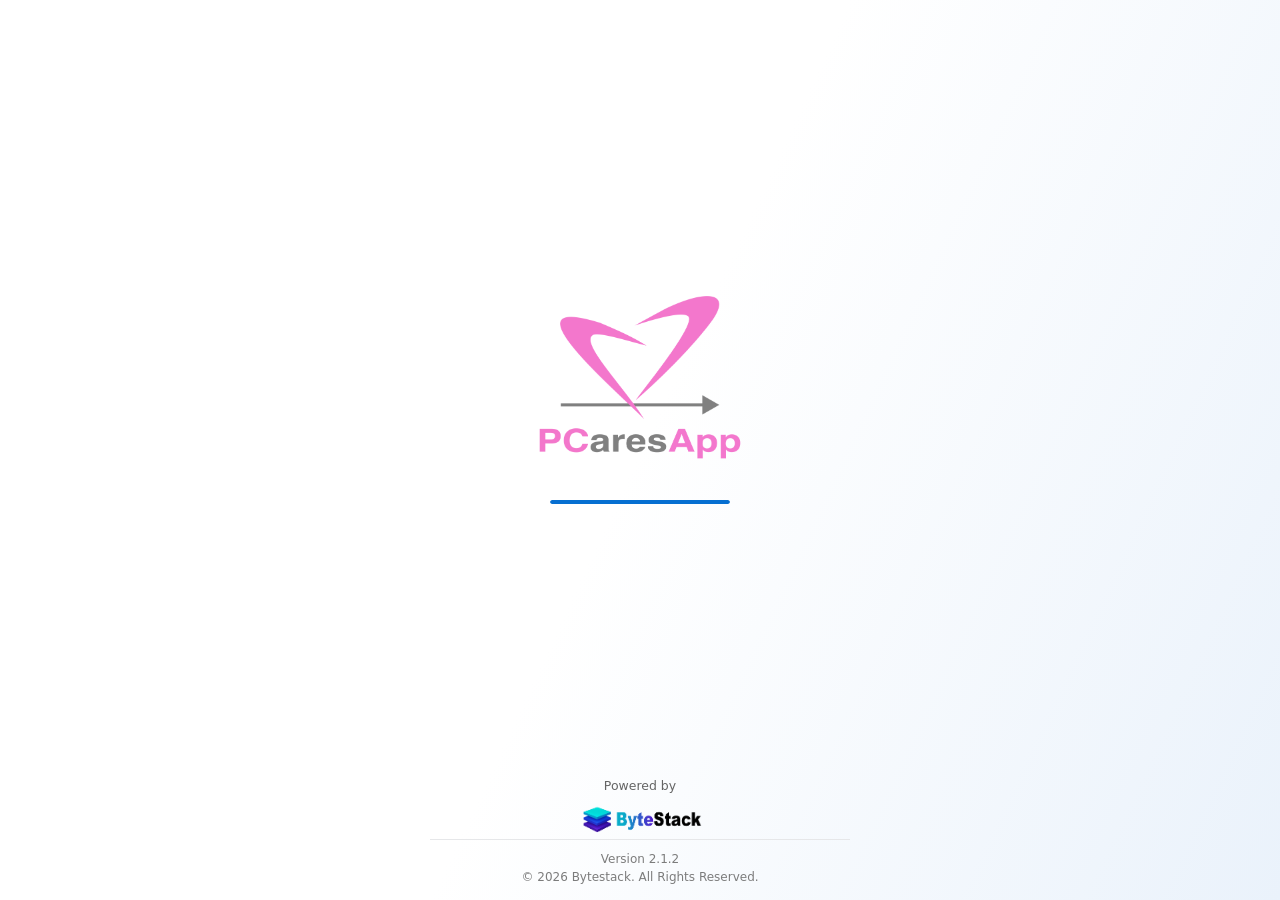
<file: index.html>
<!doctype html>
<html lang="en">
<head>
  <meta charset="utf-8">
  <meta name="viewport" content="width=device-width, initial-scale=1, viewport-fit=cover">
  <title>PCaresApp</title>
  <meta name="theme-color" content="#FFFFFF">
  <link rel="icon" href="/favicon.png?v=2" type="image/png">
  <link rel="stylesheet" href="/css/global.css">
  <style>
    #splashOverlay {
      position: fixed; inset: 0; z-index: 9999; overflow: hidden;
      display: flex; flex-direction: column; align-items: center; justify-content: center;
      padding: 0 1.5rem 110px;
      background: linear-gradient(115deg, #ffffff 50%, #eaf2fb 100%);
      transition: opacity .4s ease;
    }
    #splashOverlay.hide { opacity: 0; pointer-events: none; }

    .sp-logo { display: block; width: 220px; max-width: 70vw; height: auto; }

    .sp-bar {
      margin-top: 2rem; width: 180px; height: 4px; border-radius: 2px;
      background: #dfe6ee; overflow: hidden; position: relative;
    }
    .sp-bar::after {
      content: ""; position: absolute; top: 0; bottom: 0; left: 0; width: 0; border-radius: 2px;
      background: #066fd1;
    }
    #splashOverlay.run .sp-bar::after { animation: spFill var(--splash-ms, 5000ms) linear forwards; }
    @keyframes spFill { 0% { width: 0; } 20% { width: 18%; } 55% { width: 62%; } 80% { width: 86%; } 100% { width: 100%; } }

    .sp-powered {
      position: absolute; left: 0; right: 0; bottom: 64px;
      display: flex; flex-direction: column; align-items: center; gap: 6px;
      font-size: .78rem; color: #646464;
    }
    .sp-powered img { height: 34px; width: auto; display: block; }

    .sp-version {
      position: absolute; left: 0; width: 100%; bottom: calc(14px + env(safe-area-inset-bottom, 0px));
      text-align: center; font-size: .75rem; line-height: 1.5; color: #7c7c7c;
      border-top: 1px solid #e6e7e9; padding-top: 10px; max-width: 420px; left: 50%; transform: translateX(-50%);
    }
  </style>
</head>
<body class="splash-body public">
  <div id="splashOverlay" aria-busy="true">
    <img id="splashLogo" class="sp-logo" src="/image/logo.png" alt="PhilHealth">

    <div class="sp-bar" role="status" aria-label="Loading"></div>

    <div class="sp-powered">
      <span>Powered by</span>
      <img src="/image/bytestack.png" alt="Bytestack">
    </div>

    <div class="sp-version">
      <div id="splashVersion"></div>
      <div>&copy; <span id="splashYear">2026</span> Bytestack. All Rights Reserved.</div>
    </div>
  </div>

  <script src="/js/vendor/supabase.min.js"></script>
  <script src="/js/config.js"></script>
  <script src="/js/api.js"></script>
  <script src="/js/splash.js"></script>
</body>
</html>
</file>
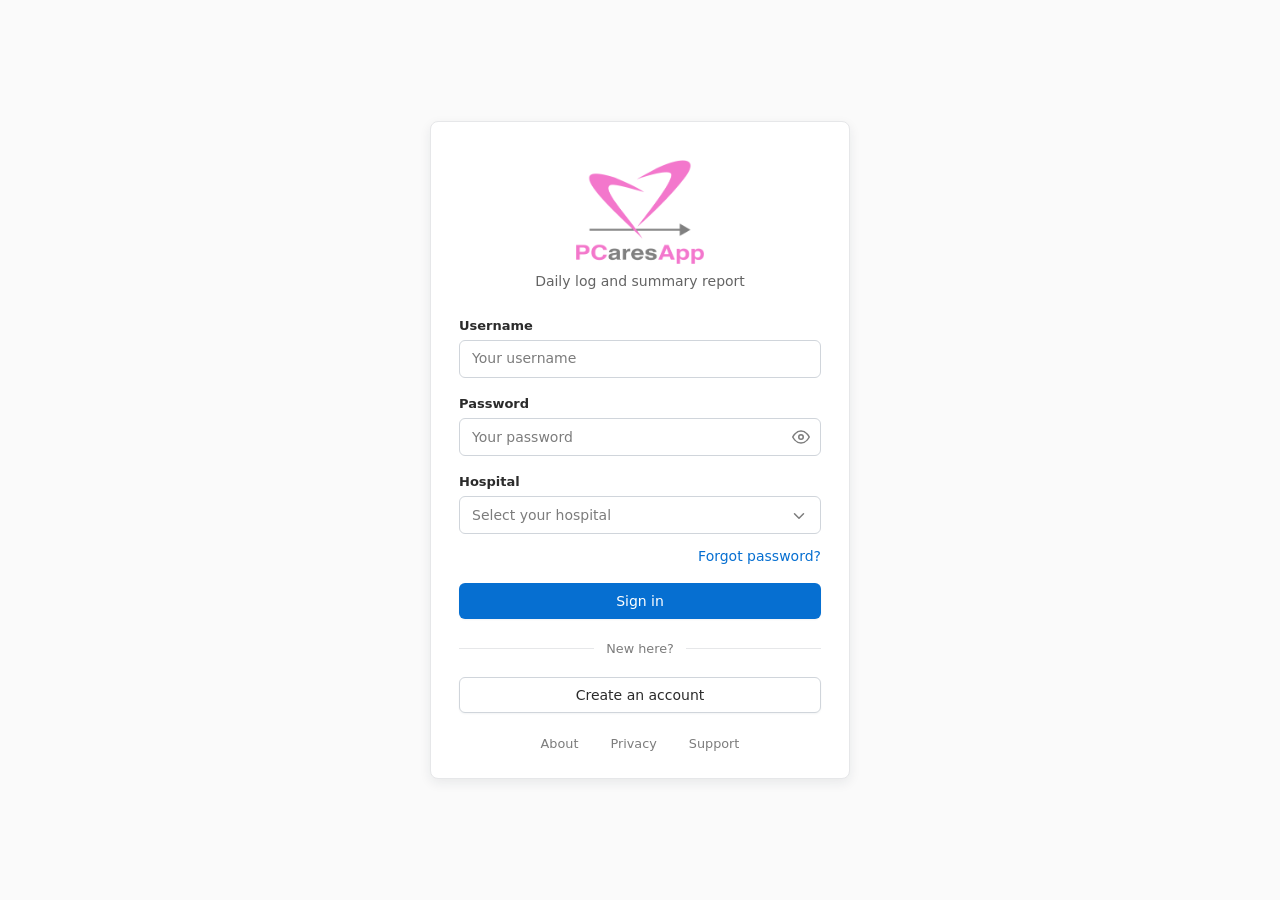
<file: public/admin.html>
<!doctype html>
<html lang="en">
<head>
  <meta charset="utf-8">
  <meta name="viewport" content="width=device-width, initial-scale=1, viewport-fit=cover">
  <title>PCares App · Admin</title>
  <meta name="theme-color" content="#3B8526">
  <link rel="icon" href="/favicon.png?v=2" type="image/png">
  <link rel="stylesheet" href="/css/global.css">
  <script src="/js/theme.js"></script>
</head>
<body data-page="admin" data-title="Admin">
  <main id="page">
    <div class="skeleton" style="height:140px"></div>
  </main>

  <script src="/js/vendor/supabase.min.js"></script>
  <script src="/js/config.js"></script>
  <script src="/js/logic.js"></script>
  <script src="/js/api.js"></script>
  <script src="/js/ui.js"></script>
  <script src="/js/shell.js"></script>
  <script src="/js/admin.js"></script>
</body>
</html>
</file>
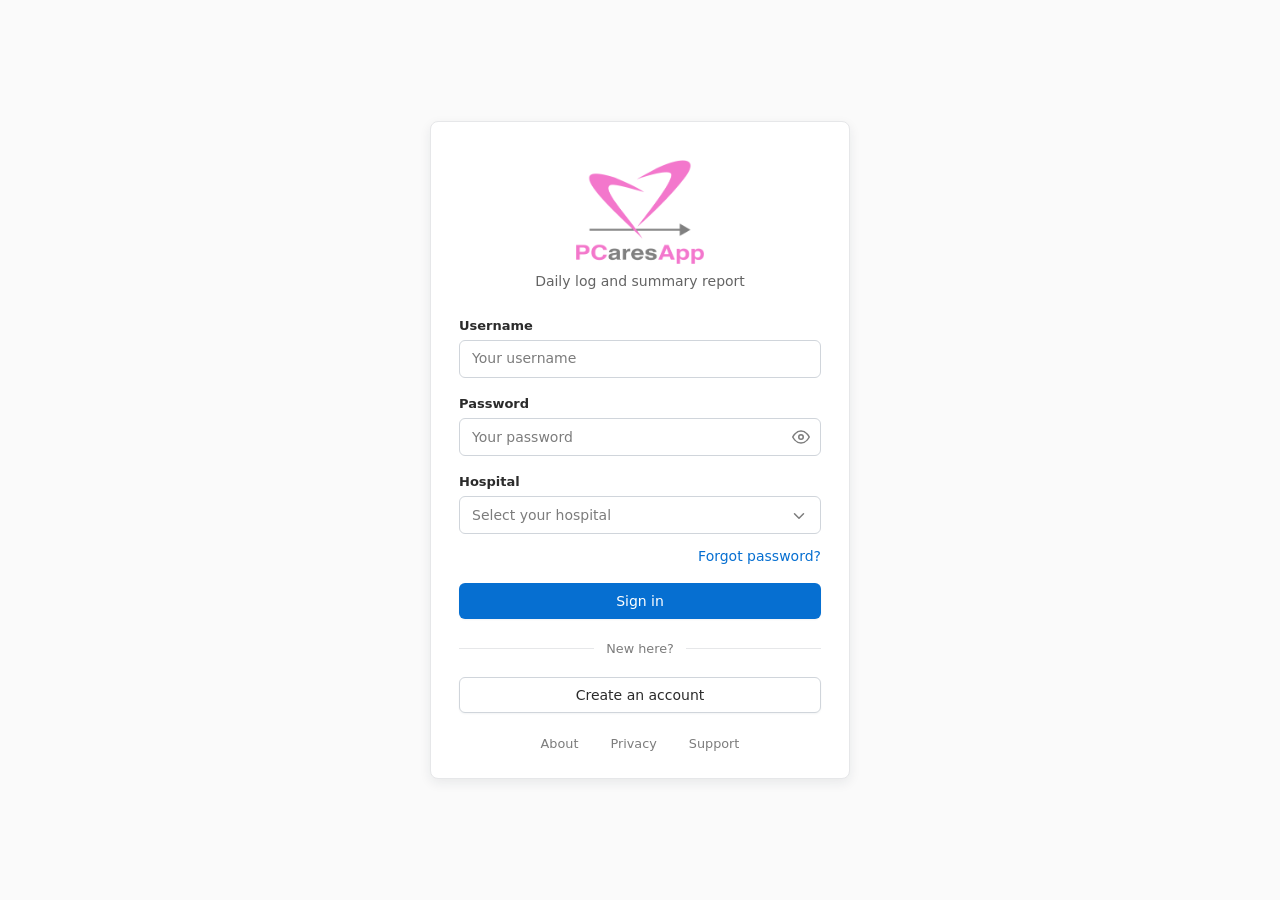
<file: public/dashboard.html>
<!doctype html>
<html lang="en">
<head>
  <meta charset="utf-8">
  <meta name="viewport" content="width=device-width, initial-scale=1, viewport-fit=cover">
  <title>PCares App · Dashboard</title>
  <meta name="theme-color" content="#3B8526">
  <link rel="icon" href="/favicon.png?v=2" type="image/png">
  <link rel="stylesheet" href="/css/global.css">
  <script src="/js/theme.js"></script>
</head>
<body data-page="dashboard" data-title="Dashboard">
  <main id="page">
    <div class="skeleton" style="height:150px"></div>
  </main>

  <script src="/js/vendor/supabase.min.js"></script>
  <script src="/js/config.js"></script>
  <script src="/js/logic.js"></script>
  <script src="/js/api.js"></script>
  <script src="/js/ui.js"></script>
  <script src="/js/shell.js"></script>
  <script src="/js/dashboard.js"></script>
</body>
</html>
</file>
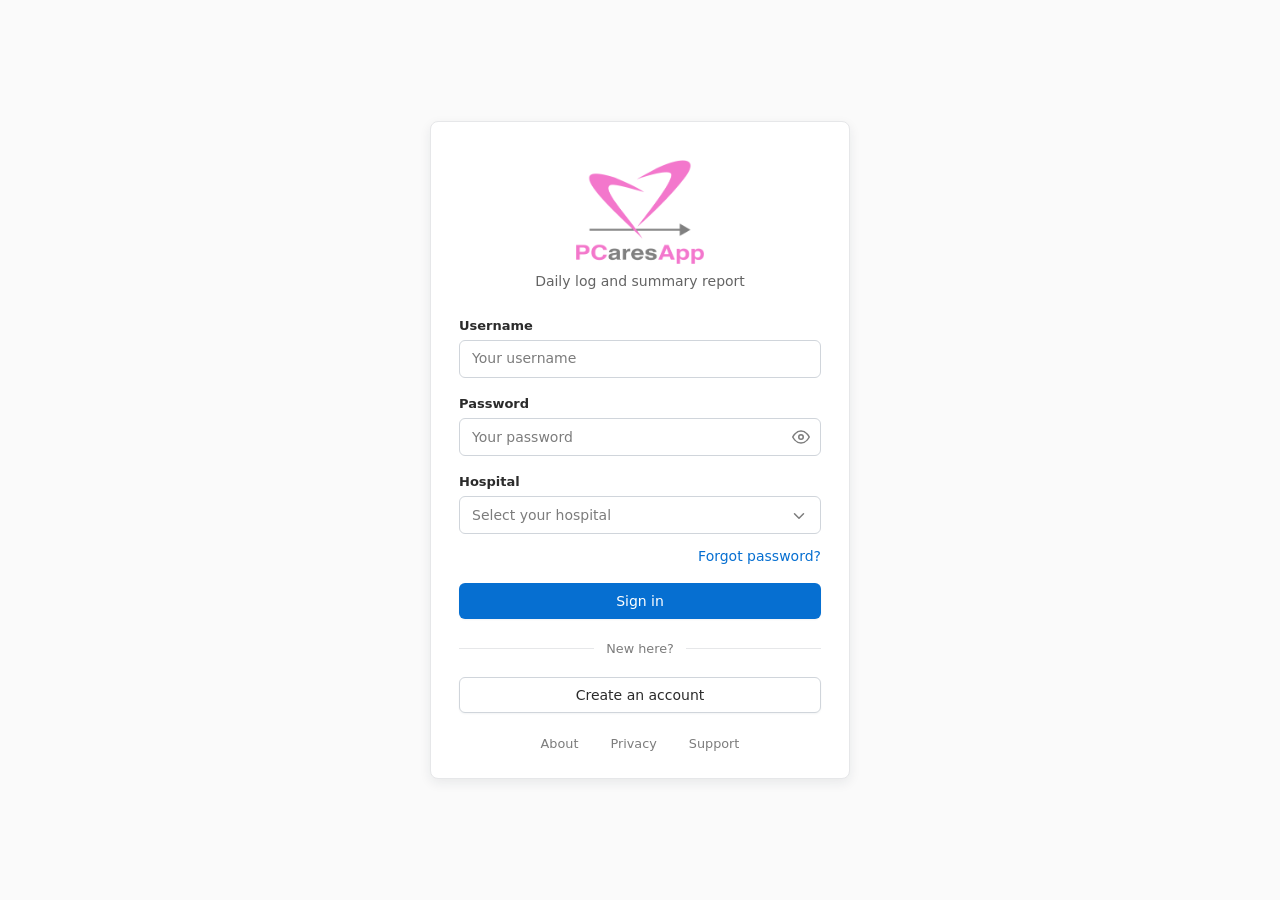
<file: public/help.html>
<!doctype html>
<html lang="en">
<head>
  <meta charset="utf-8">
  <meta name="viewport" content="width=device-width, initial-scale=1, viewport-fit=cover">
  <title>PCares App · Help and support</title>
  <meta name="theme-color" content="#3B8526">
  <link rel="icon" href="/favicon.png?v=2" type="image/png">
  <link rel="stylesheet" href="/css/global.css">
  <script src="/js/theme.js"></script>
</head>
<body data-page="help" data-title="Help and support">
  <main id="page">
    <div class="skeleton" style="height:140px"></div>
  </main>

  <script src="/js/vendor/supabase.min.js"></script>
  <script src="/js/config.js"></script>
  <script src="/js/logic.js"></script>
  <script src="/js/api.js"></script>
  <script src="/js/ui.js"></script>
  <script src="/js/shell.js"></script>
  <script src="/js/help.js"></script>
</body>
</html>
</file>
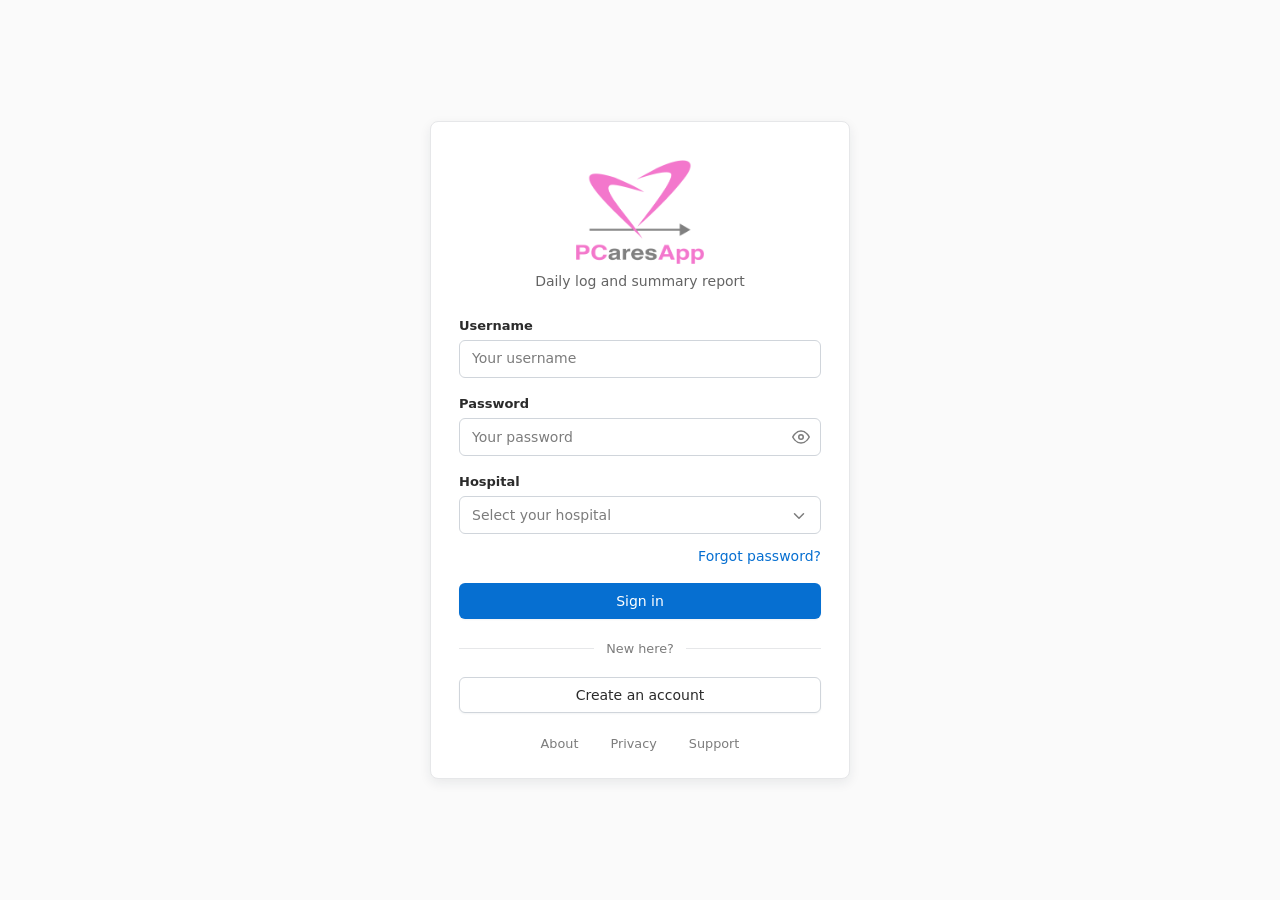
<file: public/login.html>
<!doctype html>
<html lang="en">
<head>
  <meta charset="utf-8">
  <meta name="viewport" content="width=device-width, initial-scale=1, viewport-fit=cover">
  <title>PCares App · Sign in</title>
  <meta name="theme-color" content="#3B8526">
  <link rel="icon" href="/favicon.png?v=2" type="image/png">
  <link rel="stylesheet" href="/css/global.css">
  <script src="/js/theme.js"></script>
</head>
<body class="public">
  <main class="auth-page">
    <div class="auth-card login">
      <div class="auth-brand" id="authBrand">
        <img src="/image/logo.png" alt="" id="brandLogo">
        <p id="brandTag"></p>
      </div>

      <!-- Sign in -->
      <section id="panelLogin">
        <div id="loginAlert" class="alert" hidden></div>
        <form id="loginForm" novalidate>
          <div class="field">
            <label class="label" for="username">Username</label>
            <input class="input" id="username" name="username" autocomplete="username" autocapitalize="none" spellcheck="false" placeholder="Your username" required>
          </div>
          <div class="field">
            <label class="label" for="password">Password</label>
            <div class="input-wrap">
              <input class="input" id="password" name="password" type="password" autocomplete="current-password" placeholder="Your password" required>
              <button type="button" class="toggle-btn" data-pw-toggle="password" aria-label="Show password"></button>
            </div>
          </div>
          <div class="field">
            <span class="label" id="hospLabel">Hospital</span>
            <button type="button" class="select-btn" id="hospitalBtn" aria-labelledby="hospLabel" aria-haspopup="dialog">
              <span class="sel-text">Select your hospital</span><span id="hospChevron"></span>
            </button>
          </div>
          <div class="row" style="justify-content:flex-end;margin:-.25rem 0 1rem">
            <button type="button" class="link-btn" id="forgotLink">Forgot password?</button>
          </div>
          <button class="btn btn-primary btn-block" id="loginBtn" type="submit">Sign in</button>
        </form>
        <div class="divider">New here?</div>
        <a class="btn btn-ghost btn-block" href="/public/signup.html">Create an account</a>
        <div class="auth-links">
          <button type="button" id="aboutLink">About</button>
          <button type="button" id="privacyLink">Privacy</button>
          <button type="button" id="supportLink">Support</button>
        </div>
      </section>

      <!-- Forgot password -->
      <section id="panelForgot" hidden>
        <h2 style="font-size:1.2rem;margin-bottom:1.5rem">Reset your password</h2>
        <p class="muted">Enter the email address on your account and we will send you a reset link.</p>
        <div id="forgotAlert" class="alert" hidden></div>
        <form id="forgotForm" novalidate>
          <div class="field" style="margin-top:1rem">
            <label class="label" for="forgotEmail">Email address</label>
            <input class="input" id="forgotEmail" type="email" autocomplete="email" placeholder="you@example.com" required>
          </div>
          <div class="btn-row">
            <button type="button" class="btn btn-muted" id="backToLogin">Back</button>
            <button class="btn btn-primary" id="forgotBtn" type="submit">Send reset link</button>
          </div>
        </form>
      </section>
    </div>
  </main>

  <script src="/js/vendor/supabase.min.js"></script>
  <script src="/js/config.js"></script>
  <script src="/js/logic.js"></script>
  <script src="/js/api.js"></script>
  <script src="/js/ui.js"></script>
  <script src="/js/login.js"></script>
</body>
</html>
</file>
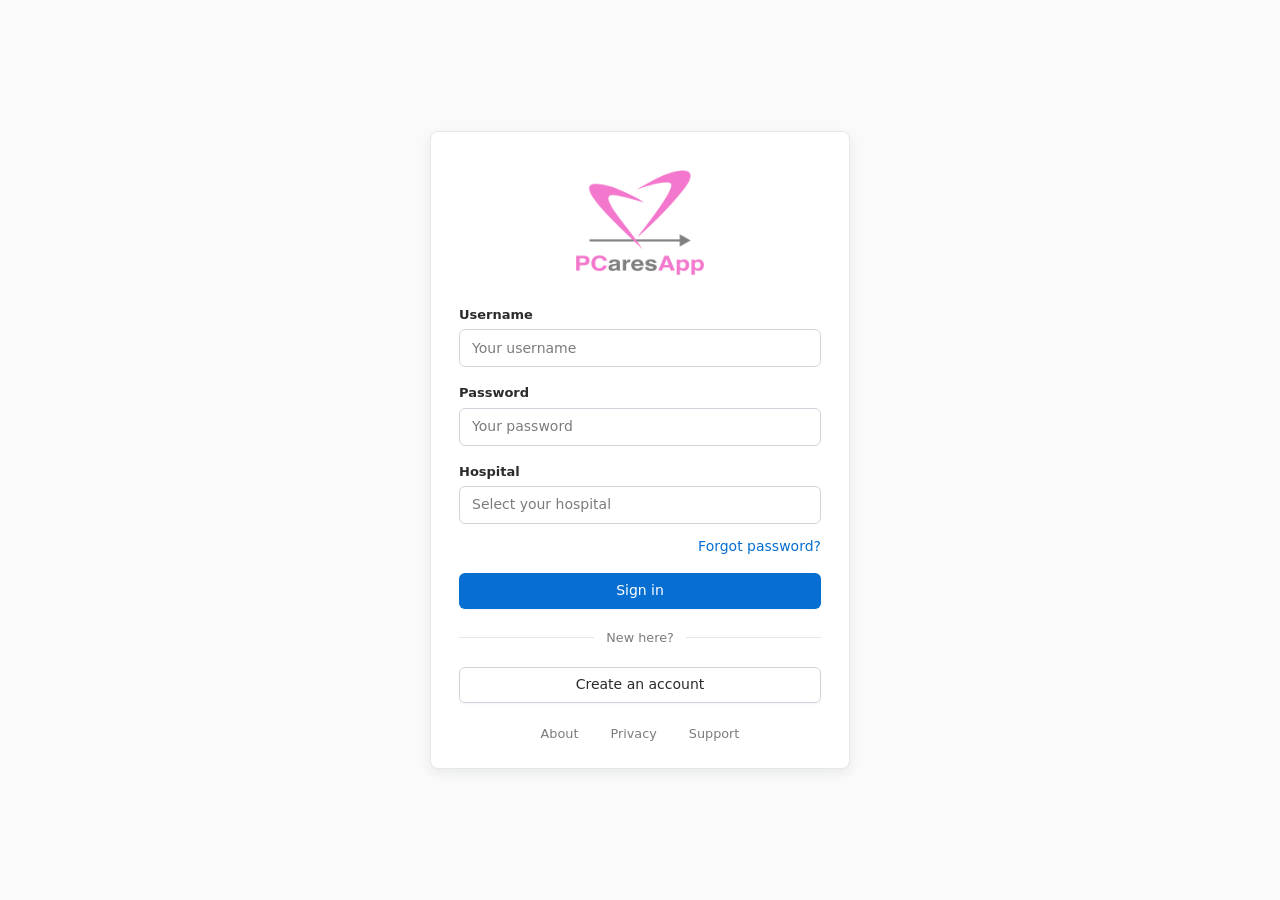
<file: public/logsheet.html>
<!doctype html>
<html lang="en">
<head>
  <meta charset="utf-8">
  <meta name="viewport" content="width=device-width, initial-scale=1, viewport-fit=cover">
  <title>PCares App · Logsheet</title>
  <meta name="theme-color" content="#3B8526">
  <link rel="icon" href="/favicon.png?v=2" type="image/png">
  <link rel="stylesheet" href="/css/global.css">
  <script src="/js/theme.js"></script>
</head>
<body data-page="logsheet" data-title="Log Sheet">
  <main id="page">
    <div class="skeleton" style="height:140px"></div>
  </main>

  <script src="/js/vendor/supabase.min.js"></script>
  <script src="/js/vendor/pdf-lib.min.js"></script>
  <script src="/js/vendor/fontkit.umd.min.js"></script>
  <script src="/js/config.js"></script>
  <script src="/js/logic.js"></script>
  <script src="/js/api.js"></script>
  <script src="/js/ui.js"></script>
  <script src="/js/shell.js"></script>
  <script src="/js/logsheet-pdf.js"></script>
  <script src="/js/logsheet.js"></script>
</body>
</html>
</file>
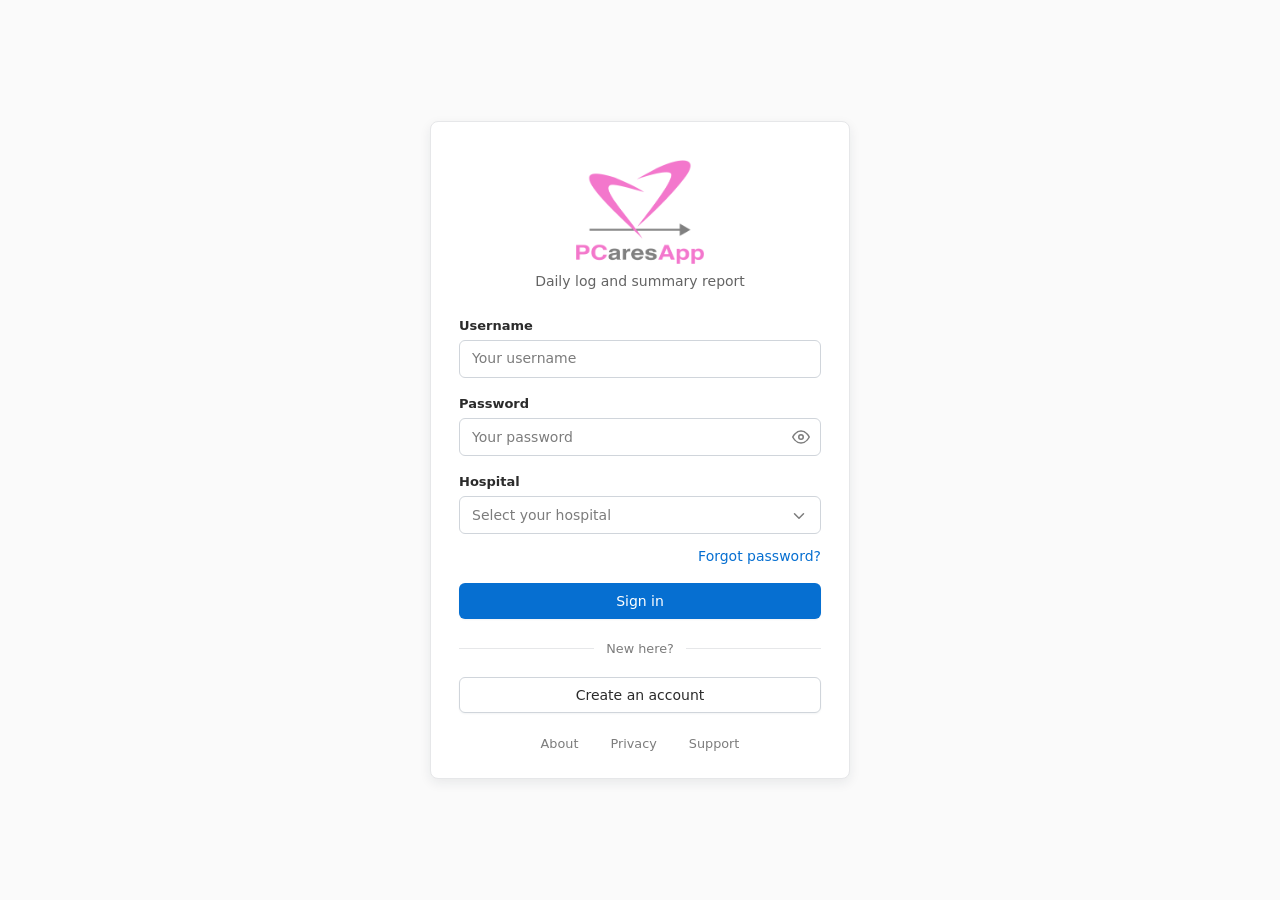
<file: public/monthly.html>
<!doctype html>
<html lang="en">
<head>
  <meta charset="utf-8">
  <meta name="viewport" content="width=device-width, initial-scale=1, viewport-fit=cover">
  <title>PCares App · Monthly Log Sheet</title>
  <meta name="theme-color" content="#3B8526">
  <link rel="icon" href="/favicon.png?v=2" type="image/png">
  <link rel="stylesheet" href="/css/global.css">
  <script src="/js/theme.js"></script>
</head>
<body data-page="monthly" data-title="Monthly Log Sheet">
  <main id="page">
    <div class="skeleton" style="height:140px"></div>
  </main>

  <script src="/js/vendor/supabase.min.js"></script>
  <script src="/js/vendor/pdf-lib.min.js"></script>
  <script src="/js/vendor/exceljs.min.js"></script>
  <script src="/js/config.js"></script>
  <script src="/js/logic.js"></script>
  <script src="/js/api.js"></script>
  <script src="/js/ui.js"></script>
  <script src="/js/shell.js"></script>
  <script src="/js/reports-xlsx.js"></script>
  <script src="/js/reports.js"></script>
  <script src="/js/monthly.js"></script>
</body>
</html>
</file>
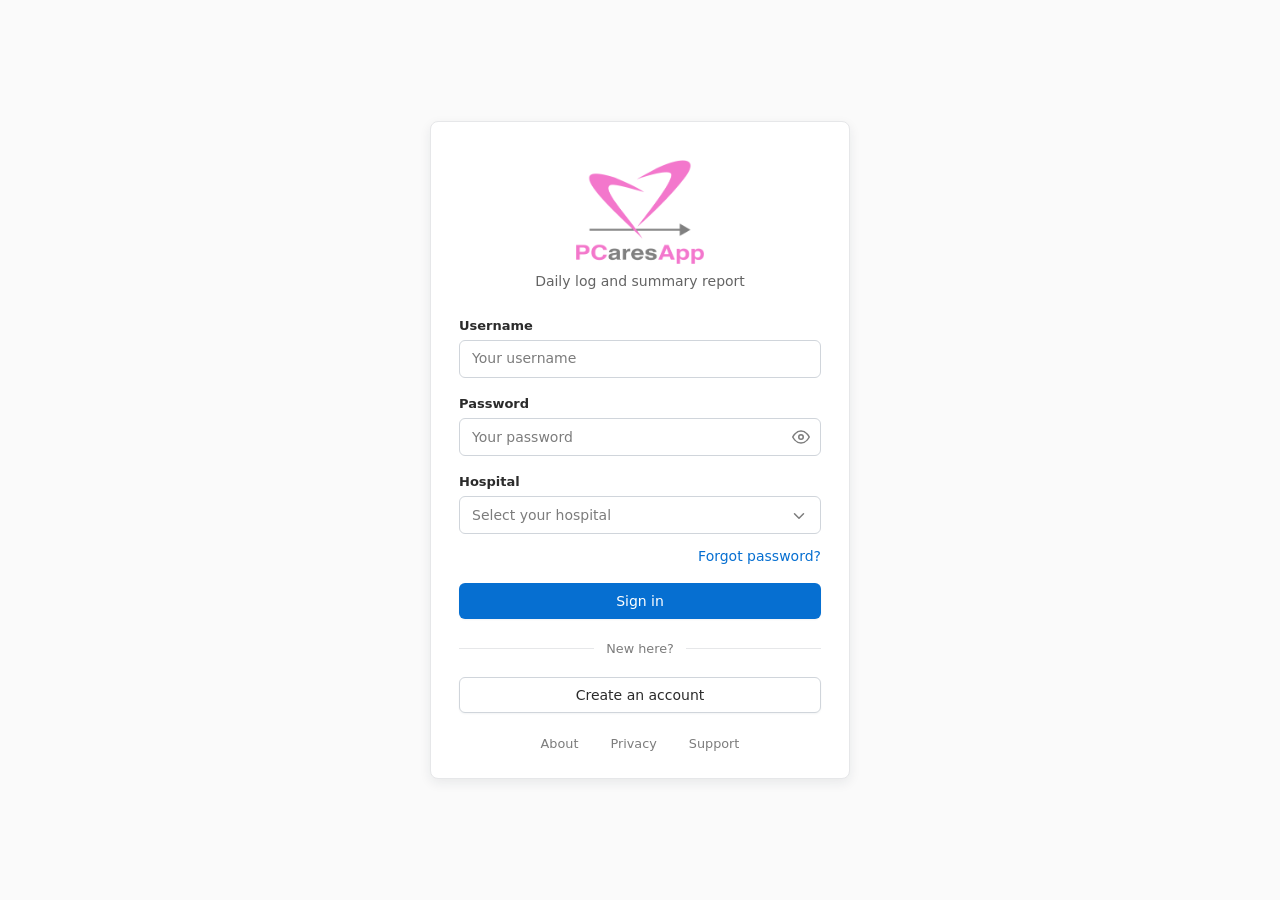
<file: public/profile.html>
<!doctype html>
<html lang="en">
<head>
  <meta charset="utf-8">
  <meta name="viewport" content="width=device-width, initial-scale=1, viewport-fit=cover">
  <title>PCares App · Profile</title>
  <meta name="theme-color" content="#3B8526">
  <link rel="icon" href="/favicon.png?v=2" type="image/png">
  <link rel="stylesheet" href="/css/global.css">
  <script src="/js/theme.js"></script>
</head>
<body data-page="profile" data-title="Profile">
  <main id="page">
    <div class="skeleton" style="height:140px"></div>
  </main>

  <script src="/js/vendor/supabase.min.js"></script>
  <script src="/js/config.js"></script>
  <script src="/js/logic.js"></script>
  <script src="/js/api.js"></script>
  <script src="/js/ui.js"></script>
  <script src="/js/shell.js"></script>
  <script src="/js/profile.js"></script>
</body>
</html>
</file>
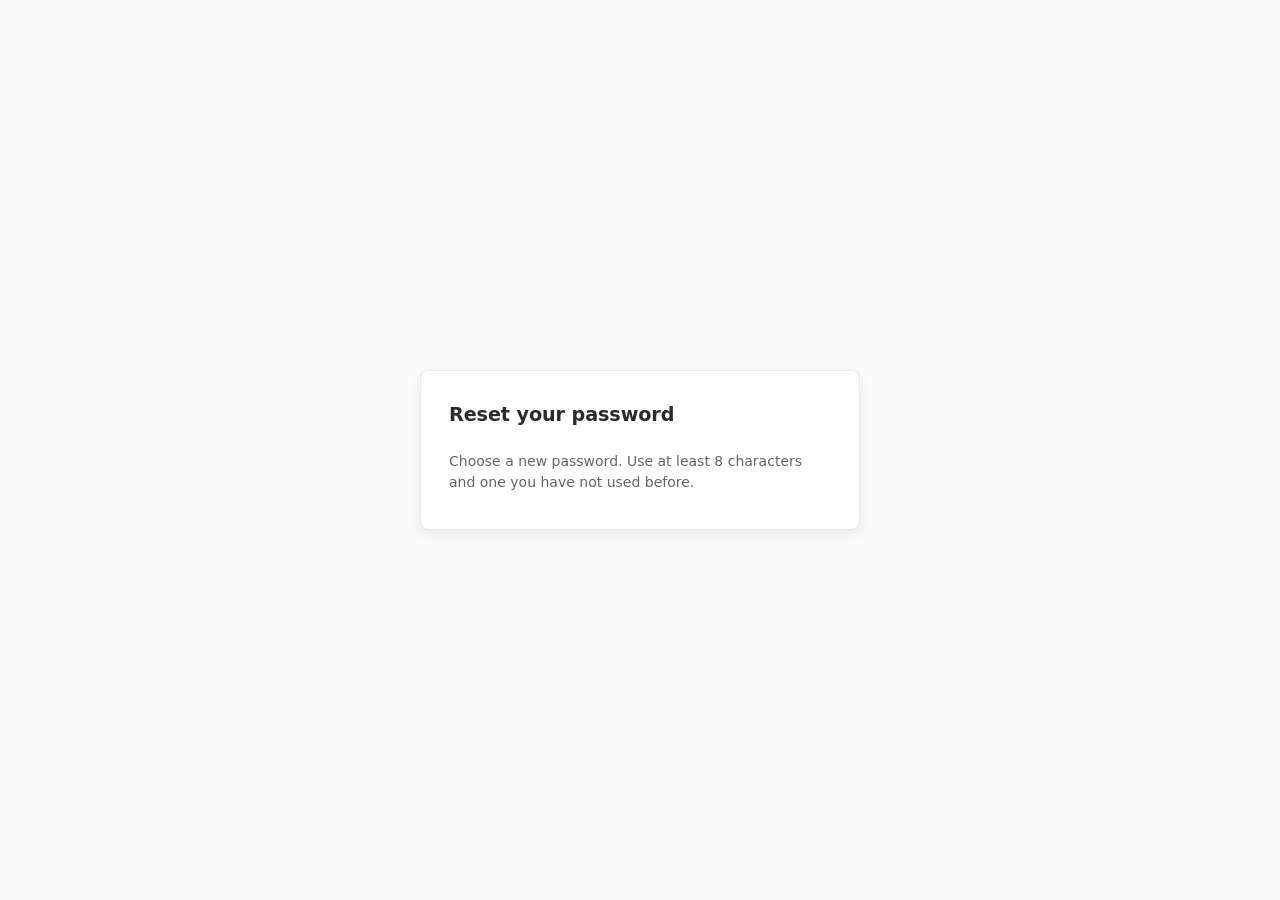
<file: public/reset-password.html>
<!doctype html>
<html lang="en">
<head>
  <meta charset="utf-8">
  <meta name="viewport" content="width=device-width, initial-scale=1, viewport-fit=cover">
  <title>PCares App · Reset password</title>
  <meta name="theme-color" content="#3B8526">
  <link rel="icon" href="/favicon.png?v=2" type="image/png">
  <link rel="stylesheet" href="/css/global.css">
  <script src="/js/theme.js"></script>
</head>
<body class="public">
  <main class="auth-page">
    <div class="auth-card">
      <h2 style="font-size:1.2rem;margin-bottom:1.5rem">Reset your password</h2>
      <p class="muted">Choose a new password. Use at least 8 characters and one you have not used before.</p>
      <div id="resetAlert" class="alert" hidden></div>
      <form id="resetForm" novalidate hidden>
        <div class="field" style="margin-top:1rem">
          <label class="label" for="newPw">New password</label>
          <div class="input-wrap">
            <input class="input" id="newPw" type="password" autocomplete="new-password" placeholder="Min. 8, with upper, lower, number" required>
            <button type="button" class="toggle-btn" data-pw-toggle="newPw" aria-label="Show password"></button>
          </div>
        </div>
        <div class="field">
          <label class="label" for="newPw2">Confirm new password</label>
          <div class="input-wrap">
            <input class="input" id="newPw2" type="password" autocomplete="new-password" placeholder="Re-enter password" required>
            <button type="button" class="toggle-btn" data-pw-toggle="newPw2" aria-label="Show password"></button>
          </div>
        </div>
        <div class="btn-row">
          <a class="btn btn-muted" href="/public/login.html">Back</a>
          <button class="btn btn-primary" id="resetBtn" type="submit">Update password</button>
        </div>
      </form>
      <a class="btn btn-ghost btn-block" id="backBtn" href="/public/login.html" style="margin-top:1rem" hidden>Back to sign in</a>
    </div>
  </main>
  <script src="/js/vendor/supabase.min.js"></script>
  <script src="/js/config.js"></script>
  <script src="/js/logic.js"></script>
  <script src="/js/api.js"></script>
  <script src="/js/ui.js"></script>
  <script src="/js/reset.js"></script>
</body>
</html>
</file>
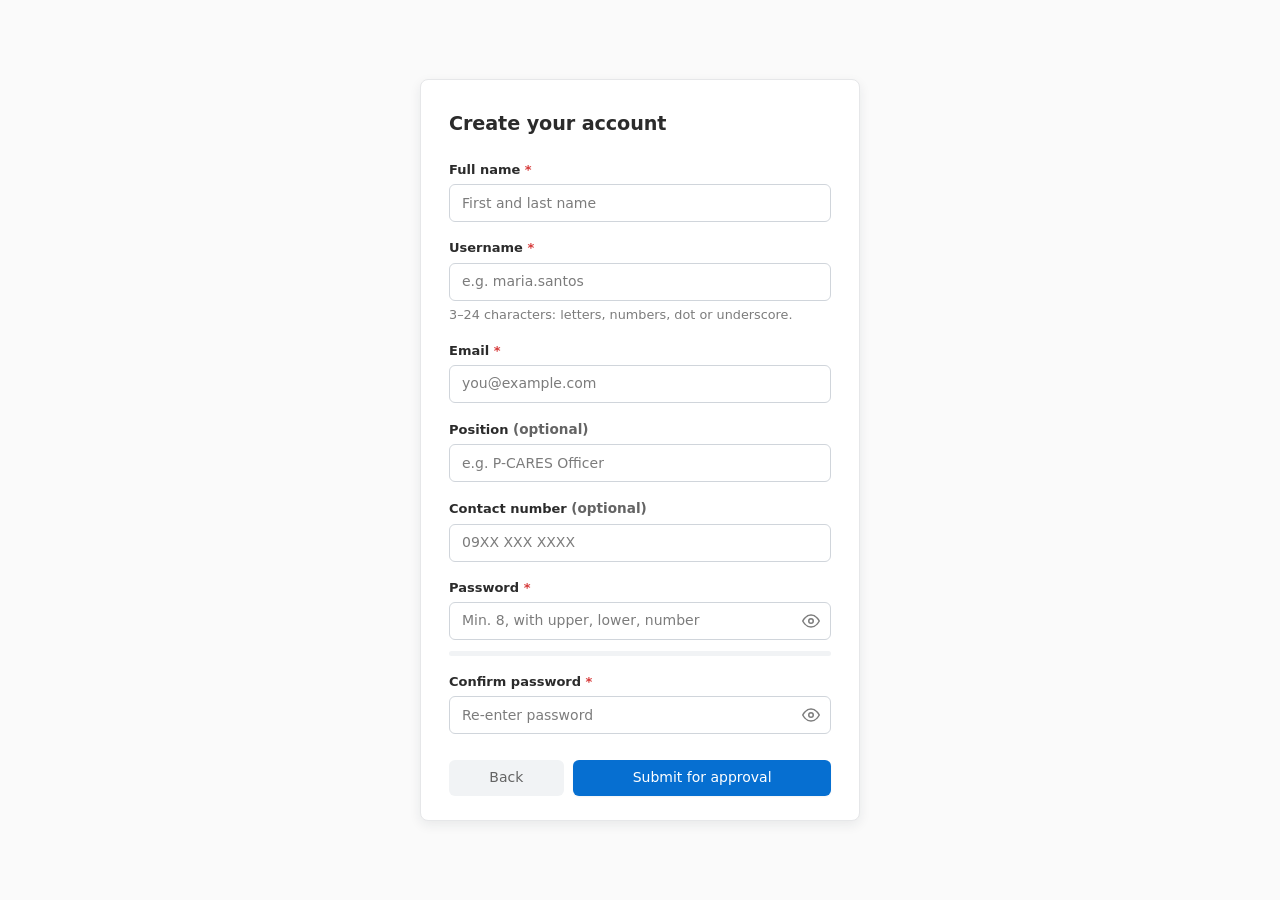
<file: public/signup.html>
<!doctype html>
<html lang="en">
<head>
  <meta charset="utf-8">
  <meta name="viewport" content="width=device-width, initial-scale=1, viewport-fit=cover">
  <title>PCares App · Create account</title>
  <meta name="theme-color" content="#3B8526">
  <link rel="icon" href="/favicon.png?v=2" type="image/png">
  <link rel="stylesheet" href="/css/global.css">
  <script src="/js/theme.js"></script>
</head>
<body class="public">
  <main class="auth-page">
    <div class="auth-card">
      <h2 style="font-size:1.2rem;margin-bottom:1.5rem">Create your account</h2>

      <section id="panelForm">
        <div id="signupAlert" class="alert" hidden></div>
        <form id="signupForm" novalidate>
            <div class="field">
              <label class="label" for="fullName">Full name <span class="req">*</span></label>
              <input class="input" id="fullName" autocomplete="name" placeholder="First and last name" required>
            </div>
            <div class="field">
              <label class="label" for="suUsername">Username <span class="req">*</span></label>
              <input class="input" id="suUsername" autocomplete="username" autocapitalize="none" spellcheck="false" placeholder="e.g. maria.santos" required>
              <span class="help" id="unameHelp">3–24 characters: letters, numbers, dot or underscore.</span>
            </div>
            <div class="field span-2">
              <label class="label" for="suEmail">Email <span class="req">*</span></label>
              <input class="input" id="suEmail" type="email" autocomplete="email" placeholder="you@example.com" required>
            </div>
            <div class="field">
              <label class="label" for="position">Position <span class="muted small">(optional)</span></label>
              <input class="input" id="position" placeholder="e.g. P-CARES Officer">
            </div>
            <div class="field">
              <label class="label" for="contactNo">Contact number <span class="muted small">(optional)</span></label>
              <input class="input" id="contactNo" type="tel" autocomplete="tel" placeholder="09XX XXX XXXX">
            </div>
            <div class="field">
              <label class="label" for="suPassword">Password <span class="req">*</span></label>
              <div class="input-wrap">
                <input class="input" id="suPassword" type="password" autocomplete="new-password" placeholder="Min. 8, with upper, lower, number" required>
                <button type="button" class="toggle-btn" data-pw-toggle="suPassword" aria-label="Show password"></button>
              </div>
              <div class="pw-meter" aria-hidden="true"><i id="pwBar"></i></div>
            </div>
            <div class="field">
              <label class="label" for="suConfirm">Confirm password <span class="req">*</span></label>
              <div class="input-wrap">
                <input class="input" id="suConfirm" type="password" autocomplete="new-password" placeholder="Re-enter password" required>
                <button type="button" class="toggle-btn" data-pw-toggle="suConfirm" aria-label="Show password"></button>
              </div>
            </div>
          <div class="btn-row">
            <a class="btn btn-muted" href="/public/login.html">Back</a>
            <button class="btn btn-primary" id="signupBtn" type="submit">Submit for approval</button>
          </div>
        </form>
      </section>

      <section id="panelDone" class="success-panel" hidden>
        <div class="tick-big" id="doneIcon"></div>
        <h2 style="font-size:1.25rem;margin-bottom:.4rem">Request submitted</h2>
        <p class="muted">Your account is waiting for administrator approval. You will be able to sign in as soon as it is approved.</p>
        <a class="btn btn-primary btn-block" href="/public/login.html">Back to sign in</a>
      </section>
    </div>
  </main>

  <script src="/js/vendor/supabase.min.js"></script>
  <script src="/js/config.js"></script>
  <script src="/js/logic.js"></script>
  <script src="/js/api.js"></script>
  <script src="/js/ui.js"></script>
  <script src="/js/signup.js"></script>
</body>
</html>
</file>
<file: css/global.css>
/* ============================================================================
   PCaresApp — global stylesheet. All appearance lives here.
   Look: Tabler-style (light gray page, white bordered cards, small corners, blue primary).
   1 Tokens · 2 Base · 3 Layout · 4 Components · 5 Log sheet · 6 Auth + splash
   8 Responsive · 9 Motion · Monthly Log Sheet
   ============================================================================ */

/* ---------- 1. Tokens ---------------------------------------------------- */
:root {
  --font: system-ui, -apple-system, 'Segoe UI', Roboto, 'Helvetica Neue', Arial, sans-serif;

  /* brand palette (PhilHealth colors are kept only for the splash and PDF) */
  --ph-green: #78BE20;  --ph-green-2: #6CC24A;  --ph-green-3: #43B02A;
  --ph-yellow: #FCE300; --ph-lime: #ECE81A;     --ph-butter: #F6EB61;
  --navy: #1F2933;  --slate: #5E6872;  --blue: #066FD1;  --teal: #00A89E;  --brand: #066FD1;

  /* surfaces (light) */
  --bg: #FAFAFA;  --surface: #FFFFFF;  --surface-2: #FAFAFA;  --surface-3: #F1F3F5;
  --border: #E6E7E9;  --border-strong: #D0D5DB;
  --text: #2B2B2B;  --text-2: #646464;  --text-3: #7C7C7C;

  /* quiet tints (kept as tokens, now neutral) */
  --tint-mint: #EEF4FB;  --tint-butter: #F5F6F8;  --tint-sky: #EAF3FC;  --tint-peach: #F5F6F8;

  /* actions */
  --primary: #066FD1;  --primary-hover: #0561B8;  --primary-soft: #E6F0FA;  --on-primary: #FFFFFF;
  --danger: #D63939;  --danger-soft: #FBE9E9;
  --warn: #8A5A00;  --warn-soft: #FEF3D6;
  --info: #066FD1;  --info-soft: #E6F0FA;
  --teal-soft: #DDF4F2;
  --green: #2FB344;  --green-soft: #E3F6E7;  --green-text: #1E7A30;

  --radius-sm: 4px;  --radius: 6px;  --radius-lg: 8px;
  --shadow-sm: 0 1px 2px rgba(24, 36, 51, .05);
  --shadow-md: 0 4px 12px rgba(24, 36, 51, .08);
  --shadow-lg: 0 16px 40px rgba(24, 36, 51, .2);

  --ease-spring: cubic-bezier(.34, 1.7, .5, 1);
  --ease-slide: cubic-bezier(.65, .05, .25, 1);

  --sidebar-w: 280px;
  --topbar-h: 56px;
  --banner-h: 0px;
}

[data-theme='dark'] {
  --navy: #2B3138;
  --bg: #1A1A1A;  --surface: #222222;  --surface-2: #1E1E1E;  --surface-3: #2C2C2C;
  --border: #343434;  --border-strong: #464646;
  --text: #E6E6E6;  --text-2: #B5B5B5;  --text-3: #8C8C8C;
  --tint-mint: #1B2A3B;  --tint-butter: #262626;  --tint-sky: #1B2A3B;  --tint-peach: #262626;
  --blue: #5AA9EE;  --brand: #2B86DC;
  --primary: #2B86DC;  --primary-hover: #4096E6;  --primary-soft: #14304D;  --on-primary: #FFFFFF;
  --danger: #F07070;  --danger-soft: #3B1F1F;
  --warn: #F7C95C;  --warn-soft: #3A3115;
  --info: #5AA9EE;  --info-soft: #14304D;
  --teal-soft: #0F3A3A;
  --green: #4CC764;  --green-soft: #173321;  --green-text: #6FD484;
  --shadow-sm: 0 1px 2px rgba(0, 0, 0, .4);
  --shadow-md: 0 6px 16px rgba(0, 0, 0, .35);
  --shadow-lg: 0 20px 48px rgba(0, 0, 0, .6);
  color-scheme: dark;
}

/* ---------- 2. Base ------------------------------------------------------ */
*, *::before, *::after { box-sizing: border-box; }
[hidden] { display: none !important; }
html { -webkit-text-size-adjust: 100%; }
body {
  margin: 0; font-family: var(--font); font-size: 14px; line-height: 1.5;
  color: var(--text); background: var(--bg);
  -webkit-font-smoothing: antialiased; -webkit-tap-highlight-color: transparent;
}
body:not(.ready):not(.public) { opacity: 0; }
body.ready { opacity: 1; transition: opacity .2s ease; }
body.modal-open { overflow: hidden; }
h1, h2, h3, h4 { margin: 0; line-height: 1.25; letter-spacing: -.005em; }
p { margin: 0 0 .75rem; }
a { color: var(--blue); }
img { max-width: 100%; }
.ico { width: 20px; height: 20px; flex: none; vertical-align: middle; }
.muted { color: var(--text-2); }
.small { font-size: .85rem; }
.large { font-size: .9rem; }
.nowrap { white-space: nowrap; }
.center { text-align: center; }
.spacer { flex: 1; }
:focus-visible { outline: 2px solid var(--primary); outline-offset: 2px; border-radius: 4px; }
::selection { background: color-mix(in srgb, var(--primary) 25%, transparent); color: inherit; }
* { scrollbar-width: thin; scrollbar-color: var(--border-strong) transparent; }
@media (prefers-reduced-motion: reduce) { *, *::before, *::after { animation: none !important; transition: none !important; } }

.fatal { max-width: 420px; margin: 18vh auto; padding: 0 1.5rem; text-align: center; }
.fatal h2 { margin-bottom: .5rem; }

/* ---------- 3. App layout ------------------------------------------------ */
.app { min-height: 100vh; padding-top: var(--banner-h); }

.sidebar {
  position: fixed; left: 0; top: var(--banner-h); bottom: 0; width: var(--sidebar-w); z-index: 40;
  display: flex; flex-direction: column; background: var(--surface); border-right: 1px solid var(--border);
}
.brand { display: flex; align-items: center; gap: .7rem; padding: 1rem 1.25rem; text-decoration: none; color: var(--text); flex: none; }
.brand-logo { width: 44px; height: 44px; object-fit: contain; border-radius: 8px; }
.brand-name { font-weight: 600; font-size: 1.1rem; letter-spacing: -.01em; }
.sidebar-nav { flex: 1; overflow-y: auto; overscroll-behavior: contain; padding: .75rem .75rem 1rem; display: flex; flex-direction: column; gap: .15rem; }
.sidebar-foot { flex: none; padding: .9rem .75rem 1rem; border-top: 1px solid var(--border); display: grid; gap: .7rem; }

.nav-link {
  display: flex; align-items: center; gap: .75rem; padding: .55rem .75rem; border-radius: var(--radius);
  color: var(--text-2); text-decoration: none; background: none; border: 0; width: 100%;
  font: inherit; font-weight: 500; cursor: pointer; text-align: left; position: relative;
  transition: background .15s, color .15s;
}
.nav-link:hover { background: var(--surface-3); color: var(--text); }
.nav-link.active { background: var(--primary-soft); color: var(--primary); }
.nav-count { margin-left: auto; min-width: 20px; padding: 0 .4rem; height: 20px; line-height: 20px; text-align: center; font-size: .72rem; font-weight: 600; border-radius: 99px; background: var(--danger); color: #fff; }

.user-chip, .menu-user { display: flex; align-items: center; gap: .7rem; min-width: 0; }
.user-meta { display: grid; min-width: 0; line-height: 1.25; }
.user-meta strong { font-size: .875rem; font-weight: 600; overflow: hidden; text-overflow: ellipsis; white-space: nowrap; }
.user-meta small { color: var(--text-3); font-size: .78rem; overflow: hidden; text-overflow: ellipsis; white-space: nowrap; }
.avatar { flex: none; width: 36px; height: 36px; border-radius: 50%; display: grid; place-items: center; font-weight: 600; font-size: .8rem; color: var(--primary); background: var(--primary-soft); }
.avatar-lg { width: 68px; height: 68px; font-size: 1.4rem; }

.main-wrap { margin-left: var(--sidebar-w); min-width: 0; min-height: calc(100vh - var(--banner-h)); display: flex; flex-direction: column; }
.topbar {
  position: sticky; top: var(--banner-h); z-index: 30; height: var(--topbar-h);
  display: flex; align-items: center; gap: .75rem; padding: 0 1.5rem;
  background: var(--surface); border-bottom: 1px solid var(--border);
}
.topbar-brand { display: none; }
.topbar-title { font-size: 1.1rem; font-weight: 600; flex: 1; min-width: 0; overflow: hidden; text-overflow: ellipsis; white-space: nowrap; }
.topbar-actions { display: flex; align-items: center; gap: .25rem; }
.menu-btn { display: none; }
.content { flex: 1; width: 100%; max-width: 1320px; margin: 0 auto; padding: 1.5rem 1.5rem 2.5rem; }

.icon-btn {
  position: relative; display: inline-grid; place-items: center; width: 36px; height: 36px; border-radius: var(--radius);
  background: none; border: 0; color: var(--text-2); cursor: pointer; transition: background .15s, color .15s;
}
.icon-btn:hover { background: var(--surface-3); color: var(--text); }
.icon-btn.danger:hover { background: var(--danger-soft); color: var(--danger); }
.badge-dot { position: absolute; top: 3px; right: 2px; min-width: 17px; height: 17px; padding: 0 4px; border-radius: 99px; background: var(--danger); color: #fff; font-size: .66rem; font-weight: 700; line-height: 13px; text-align: center; border: 2px solid var(--surface); }

.pop-anchor { position: relative; }
.pop { position: absolute; right: 0; top: calc(100% + 8px); width: 360px; max-width: calc(100vw - 24px); background: var(--surface); border: 1px solid var(--border); border-radius: var(--radius-lg); box-shadow: var(--shadow-lg); overflow: hidden; z-index: 60; animation: dropIn .16s ease; }
.pop-head { display: flex; justify-content: space-between; align-items: center; padding: .8rem 1rem; border-bottom: 1px solid var(--border); }
.notif-list { max-height: 380px; overflow-y: auto; }
.notif-item { display: flex; gap: .75rem; width: 100%; text-align: left; padding: .75rem 1rem; background: none; border: 0; border-bottom: 1px solid var(--border); cursor: pointer; font: inherit; color: inherit; }
.notif-item:last-child { border-bottom: 0; }
.notif-item:hover { background: var(--surface-2); }
.notif-item.unread { background: var(--primary-soft); }
.notif-ico { flex: none; width: 32px; height: 32px; border-radius: 50%; display: grid; place-items: center; background: var(--surface-3); color: var(--text-2); }
.notif-signup { background: var(--info-soft); color: var(--info); }
.notif-account { background: var(--green-soft); color: var(--green-text); }
.notif-text { display: grid; gap: 1px; min-width: 0; }
.notif-text small { color: var(--text-2); }
.notif-text em { font-style: normal; color: var(--text-3); font-size: .75rem; }
.empty-mini { text-align: center; padding: 2rem 1rem; color: var(--text-3); }
.empty-mini p { margin: .5rem 0 0; }

/* mobile dropdown menu (top right) */
.menu-backdrop { position: fixed; inset: 0; z-index: 70; background: rgba(20, 28, 38, .35); }
.menu-pop {
  position: fixed; z-index: 80; right: 12px; top: calc(var(--banner-h) + var(--topbar-h) - 4px);
  width: min(320px, calc(100vw - 24px)); padding: .75rem; background: var(--surface); border: 1px solid var(--border);
  border-radius: var(--radius-lg); box-shadow: var(--shadow-lg); display: grid; gap: .25rem; animation: dropIn .16s ease;
}
.menu-user { padding: .35rem .5rem .75rem; border-bottom: 1px solid var(--border); margin-bottom: .35rem; }
.menu-pop nav { display: grid; gap: .15rem; }
.nav-logout { color: var(--danger); margin-top: .35rem; border-top: 1px solid var(--border); border-radius: 0 0 var(--radius) var(--radius); }
.nav-logout:hover { background: var(--danger-soft); color: var(--danger); }
@keyframes dropIn { from { opacity: 0; transform: translateY(-6px); } to { opacity: 1; transform: none; } }

/* ---------- 4. Components ------------------------------------------------ */
.page-head { display: flex; justify-content: space-between; align-items: center; gap: 1rem; flex-wrap: wrap; margin-bottom: 1.25rem; }
.page-head .lede { margin: 0; color: var(--text-2); }
.head-actions { display: flex; gap: .5rem; flex-wrap: wrap; }

.card { background: linear-gradient(115deg, var(--surface) 50%, color-mix(in srgb, var(--primary) 7%, var(--surface)) 100%); border: 1px solid var(--border); border-radius: var(--radius); box-shadow: var(--shadow-sm); }
.card:has(> .table-wrap) { background: var(--surface); }
.card-pad { padding: 1.25rem; }
.card-head { display: flex; justify-content: space-between; align-items: center; gap: .75rem; padding: .9rem 1.25rem; border-bottom: 1px solid var(--border); }
.card-head h3 { font-size: 1rem; font-weight: 600; }
.card-body { padding: 1rem 1.25rem 1.25rem; }
.grid { display: grid; gap: 1rem; }
.grid-2 { grid-template-columns: repeat(2, minmax(0, 1fr)); }
.grid-3 { grid-template-columns: repeat(3, minmax(0, 1fr)); }
.grid-main { grid-template-columns: minmax(0, 1.4fr) minmax(0, 1fr); }
.stack-sm > * + * { margin-top: .5rem; }
.stack > * + * { margin-top: 1rem; }
.row { display: flex; align-items: center; gap: .6rem; flex-wrap: wrap; }

/* buttons */
.btn {
  display: inline-flex; align-items: center; justify-content: center; gap: .45rem; min-height: 36px; padding: 0 .95rem;
  border-radius: var(--radius); border: 1px solid transparent; font: inherit; font-weight: 500; font-size: .875rem; cursor: pointer;
  text-decoration: none; transition: background .15s, border-color .15s, color .15s, box-shadow .15s; white-space: nowrap;
}
.btn:disabled { opacity: .55; cursor: not-allowed; }
.btn-primary { background: var(--primary); color: var(--on-primary); box-shadow: var(--shadow-sm); }
.btn-primary:hover:not(:disabled) { background: var(--primary-hover); }
.btn-ghost { background: var(--surface); color: var(--text); border-color: var(--border-strong); box-shadow: var(--shadow-sm); }
.btn-ghost:hover:not(:disabled) { background: var(--surface-3); }
.btn-soft { background: var(--primary-soft); color: var(--primary); }
.btn-soft:hover:not(:disabled) { filter: brightness(.97); }
.btn-danger { background: var(--danger); color: #fff; }
.btn-danger:hover:not(:disabled) { filter: brightness(.92); }
.btn-light { background: #fff; color: var(--danger); border-color: transparent; }
.btn-sm { min-height: 30px; padding: 0 .7rem; font-size: .8125rem; border-radius: var(--radius); }
.btn-block { width: 100%; }
.link-btn { background: none; border: 0; padding: 0; color: var(--blue); font: inherit; font-weight: 500; font-size: .875rem; cursor: pointer; }
.link-btn:hover { text-decoration: underline; }
.spinner { width: 16px; height: 16px; border-radius: 50%; border: 2.5px solid currentColor; border-right-color: transparent; animation: spin .7s linear infinite; display: inline-block; }
@keyframes spin { to { transform: rotate(360deg); } }

/* forms */
.field { display: grid; gap: .3rem; margin-bottom: 1rem; }
.field > .label, .label { font-size: .8125rem; font-weight: 600; color: var(--text); }
.label .req { color: var(--danger); }
.input, select.input, textarea.input {
  width: 100%; min-height: 38px; padding: .45rem .75rem; border-radius: var(--radius); border: 1px solid var(--border-strong);
  background: var(--surface); color: var(--text); font: inherit; transition: border-color .15s, box-shadow .15s;
}
textarea.input { min-height: 84px; resize: vertical; }
.input::placeholder { color: var(--text-3); }
.input:focus { outline: none; border-color: var(--primary); box-shadow: 0 0 0 3px color-mix(in srgb, var(--primary) 20%, transparent); }
.input:disabled { background: var(--surface-3); color: var(--text-2); cursor: not-allowed; }
.input.is-invalid { border-color: var(--danger); animation: shake .42s cubic-bezier(.36, .07, .19, .97); }
.input, .select-btn { transition: border-color .35s ease, background-color .35s ease, box-shadow .35s ease; }
.input.input-error, .select-btn.input-error { border-color: var(--danger); background-color: var(--danger-soft); box-shadow: 0 0 0 3px color-mix(in srgb, var(--danger) 18%, transparent); }
/* hide the browser's own "show password" eye (Edge/Chrome); we have our own */
input::-ms-reveal, input::-ms-clear { display: none; }
.field-error { color: var(--danger); font-size: .8rem; font-weight: 600; }
.help { color: var(--text-3); font-size: .8rem; }
.input-wrap { position: relative; }
.input-wrap .input { padding-right: 2.8rem; }
.toggle-btn { position: absolute; right: 3px; top: 50%; transform: translateY(-50%); width: 34px; height: 34px; border: 0; background: none; color: var(--text-3); cursor: pointer; border-radius: var(--radius); display: grid; place-items: center; }
.toggle-btn:hover { color: var(--text); }
.form-grid { display: grid; grid-template-columns: repeat(2, minmax(0, 1fr)); gap: 0 1rem; }
.form-grid .span-2 { grid-column: 1 / -1; }
.form-grid .field { align-content: start; }
.form-section { margin: .25rem 0 1rem; padding-top: 1rem; border-top: 1px solid var(--border); }
.form-section:first-child { border-top: 0; padding-top: 0; }
.form-section > h4 { font-size: 1rem; font-weight: 600; color: var(--text); margin-bottom: .75rem; }
.form-section > .help { margin-bottom: .8rem; display: block; }

.select-btn {
  display: flex; align-items: center; justify-content: space-between; gap: .5rem; width: 100%; min-height: 38px; padding: .45rem .75rem; text-align: left;
  border-radius: var(--radius); border: 1px solid var(--border-strong); background: var(--surface); color: var(--text-3); font: inherit; cursor: pointer;
}
.select-btn.has-value { color: var(--text); }
.select-btn:hover { border-color: var(--primary); }
.select-btn .sel-text { overflow: hidden; text-overflow: ellipsis; white-space: nowrap; }

/* chips (radio / checkbox) */
.chip-group { display: flex; flex-wrap: wrap; gap: .5rem; }
.chip { position: relative; }
.chip input { position: absolute; opacity: 0; inset: 0; width: 100%; height: 100%; cursor: pointer; margin: 0; }
.chip > span { display: inline-flex; align-items: center; gap: .4rem; min-height: 36px; padding: 0 .9rem; border-radius: var(--radius); border: 1px solid var(--border-strong); background: var(--surface); font-weight: 500; font-size: .875rem; transition: all .15s; }
.chip:hover > span { border-color: var(--primary); }
.chip input:checked + span { background: var(--primary-soft); border-color: var(--primary); color: var(--primary); font-weight: 600; }
.chip input:focus-visible + span { outline: 2px solid var(--primary); outline-offset: 2px; }
.chip input:disabled + span { opacity: .45; cursor: not-allowed; }

/* toggle switch */
.switch { display: flex; align-items: center; gap: .75rem; cursor: pointer; padding: .4rem 0; position: relative; }
.switch input { position: absolute; opacity: 0; inset: 0; width: 100%; height: 100%; margin: 0; cursor: pointer; }
.switch-ui { flex: none; width: 40px; height: 22px; border-radius: 99px; background: var(--border-strong); position: relative; transition: background .25s ease; }
.switch-ui::after {
  content: ''; position: absolute; left: 3px; top: 3px; width: 16px; height: 16px; border-radius: 99px; background: #fff;
  box-shadow: 0 1px 2px rgba(0, 0, 0, .25);
  transition: transform .4s var(--ease-spring), width .2s ease;
}
.switch input:checked ~ .switch-ui { background: var(--primary); }
.switch input:checked ~ .switch-ui::after { transform: translateX(18px); }
.switch:active input:not(:disabled) ~ .switch-ui::after { width: 22px; }
.switch:active input:checked:not(:disabled) ~ .switch-ui::after { transform: translateX(14px); }
.switch input:focus-visible ~ .switch-ui { outline: 2px solid var(--primary); outline-offset: 2px; }
.switch input:disabled ~ * { opacity: .5; }

.search-box { position: relative; }
.search-box .ico { position: absolute; left: 11px; top: 50%; transform: translateY(-50%); color: var(--text-3); pointer-events: none; }
.search-box .input { padding-left: 2.4rem; }

/* badges */
.badge { display: inline-flex; align-items: center; gap: .3rem; padding: .05rem .5rem; border-radius: var(--radius-sm); font-size: .75rem; font-weight: 600; line-height: 1.6; background: var(--surface-3); color: var(--text-2); white-space: nowrap; }
.badge-green { background: var(--green-soft); color: var(--green-text); }
.badge-blue { background: var(--info-soft); color: var(--info); }
.badge-teal { background: var(--teal-soft); color: #007F77; }
[data-theme='dark'] .badge-teal { color: #54D6CD; }
.badge-red { background: var(--danger-soft); color: var(--danger); }
.badge-amber { background: var(--warn-soft); color: var(--warn); }

/* alerts */
.alert { display: flex; gap: .6rem; align-items: flex-start; padding: .7rem .9rem; border-radius: var(--radius); font-size: .875rem; margin-bottom: 1rem; }
.alert .ico { margin-top: 2px; }
.alert-error { background: var(--danger-soft); color: var(--danger); }
.alert-success { background: var(--green-soft); color: var(--green-text); }
.alert-info { background: var(--info-soft); color: var(--info); }
.alert-warn { background: var(--warn-soft); color: var(--warn); }

/* sliding pill (tabs and segmented buttons). The .pill element is added by UI.pill() */
.pill {
  position: absolute; top: 4px; bottom: 4px; left: 0; width: 0; z-index: 0; pointer-events: none;
  border-radius: var(--radius); background: var(--surface); box-shadow: var(--shadow-sm);
  transition: left .5s var(--ease-slide), width .5s var(--ease-slide);
}
.tabs {
  position: relative; display: flex; gap: 2px; padding: 4px; width: fit-content; max-width: 100%;
  background: var(--surface-3); border-radius: var(--radius-lg); overflow-x: auto; margin-bottom: 1rem; scrollbar-width: none;
}
.tabs::-webkit-scrollbar { display: none; }
.tab { position: relative; z-index: 1; padding: .45rem .9rem; background: none; border: 0; border-radius: var(--radius); font: inherit; font-weight: 500; color: var(--text-2); cursor: pointer; white-space: nowrap; display: inline-flex; gap: .5rem; align-items: center; transition: color .3s ease; }
.tab:hover { color: var(--text); }
.tab.active { color: var(--primary); }
.seg { position: relative; display: inline-flex; padding: 4px; background: var(--surface-3); border-radius: var(--radius-lg); gap: 2px; }
.seg button { position: relative; z-index: 1; border: 0; background: none; padding: .4rem .9rem; border-radius: var(--radius); font: inherit; font-weight: 500; font-size: .85rem; color: var(--text-2); cursor: pointer; transition: color .3s ease; }
.seg button.active { color: var(--text); }

/* tables */
.table-wrap { overflow-x: auto; }
.card:has(> .table-wrap) { overflow: hidden; }
.tbl { width: 100%; border-collapse: separate; border-spacing: 0; font-size: .875rem; }
.tbl th { text-align: left; font-size: .6875rem; font-weight: 600; letter-spacing: .05em; text-transform: uppercase; color: var(--text-3); background: var(--surface-2); padding: .65rem .9rem; border-bottom: 1px solid var(--border); white-space: nowrap; }
.tbl td { padding: .75rem .9rem; border-bottom: 1px solid var(--border); vertical-align: middle; }
.tbl tbody tr:last-child td { border-bottom: 0; }
.tbl tbody tr:hover td { background: var(--surface-2); }
.tbl .num { text-align: center; font-variant-numeric: tabular-nums; }
.tbl .actions { text-align: right; white-space: nowrap; width: 1%; }
.tbl tbody tr.row-out td { opacity: 0; transition: opacity .2s ease; }

/* modal */
.modal-backdrop { position: fixed; inset: 0; z-index: 150; background: rgba(20, 28, 38, .5); display: flex; align-items: center; justify-content: center; padding: 1rem; opacity: 0; transition: opacity .16s; }
.modal-backdrop.in { opacity: 1; }
.modal { width: 100%; max-width: 640px; max-height: calc(100vh - 2rem); display: flex; flex-direction: column; background: var(--surface); border-radius: var(--radius-lg); box-shadow: var(--shadow-lg); transform: translateY(10px) scale(.98); transition: transform .25s var(--ease-spring); }
.modal-backdrop.in .modal { transform: none; }
.modal-sm { max-width: 440px; }
.modal-lg { max-width: 820px; }
.modal-head { display: flex; justify-content: space-between; align-items: center; padding: .85rem 1.25rem; border-bottom: 1px solid var(--border); }
.modal-head h3 { font-size: 1.05rem; font-weight: 600; }
.modal-body { padding: 1.25rem; overflow-y: auto; overscroll-behavior: contain; }
.modal-foot { display: flex; justify-content: flex-end; gap: .5rem; flex-wrap: wrap; padding: .8rem 1.25rem; border-top: 1px solid var(--border); background: var(--surface-2); border-radius: 0 0 var(--radius-lg) var(--radius-lg); }
.confirm-body { display: flex; gap: .9rem; }
.confirm-ico { flex: none; width: 44px; height: 44px; border-radius: 50%; display: grid; place-items: center; background: var(--info-soft); color: var(--info); }
.confirm-body.is-danger .confirm-ico { background: var(--danger-soft); color: var(--danger); }
.confirm-msg p:last-child { margin-bottom: 0; }
.confirm-warn { color: var(--danger); }
.pick-list { list-style: none; margin: .75rem 0 0; padding: 0; max-height: 46vh; overflow-y: auto; border: 1px solid var(--border); border-radius: var(--radius); }
.pick-item { display: flex; align-items: center; gap: .75rem; padding: .7rem 1rem; cursor: pointer; border-bottom: 1px solid var(--border); transition: background .15s; }
.pick-list li:last-child .pick-item { border-bottom: 0; }
.pick-item:hover { background: var(--surface-2); }
.pick-item input { position: absolute; opacity: 0; }
.radio-dot { flex: none; width: 18px; height: 18px; border-radius: 50%; border: 2px solid var(--border-strong); display: grid; place-items: center; transition: border-color .15s; }
.radio-dot::after { content: ''; width: 8px; height: 8px; border-radius: 50%; background: var(--primary); transform: scale(0); transition: transform .25s var(--ease-spring); }
.pick-item input:checked ~ .radio-dot { border-color: var(--primary); }
.pick-item input:checked ~ .radio-dot::after { transform: scale(1); }
.pick-item input:focus-visible ~ .radio-dot { outline: 2px solid var(--primary); outline-offset: 2px; }
.pick-item.is-selected .pick-name { font-weight: 600; }
.pick-empty { padding: 1.5rem 1rem; text-align: center; color: var(--text-3); }

/* toast */
.toast-stack { position: fixed; z-index: 300; left: 50%; top: calc(var(--banner-h) + 1rem); transform: translateX(-50%); display: grid; gap: .5rem; width: max-content; max-width: calc(100vw - 2rem); pointer-events: none; }
.toast { display: flex; gap: .6rem; align-items: center; padding: .65rem 1rem; border-radius: var(--radius); background: var(--navy); color: #fff; box-shadow: var(--shadow-lg); font-weight: 500; font-size: .875rem; opacity: 0; transform: translateY(-10px); transition: all .22s; }
.toast.in { opacity: 1; transform: none; }
.toast-success { background: #2A9D3E; }
.toast-error { background: var(--danger); color: #fff; }
.toast-warn { background: #F59F00; color: #1F1F1F; }
.toast-error.in { animation: shake .45s .12s cubic-bezier(.36, .07, .19, .97); }
[data-theme='dark'] .toast-error { color: #2A0A10; }
[data-theme='dark'] .toast-success { background: #4CC764; color: #0B2411; }

.empty { text-align: center; padding: 3rem 1.25rem; color: var(--text-2); }
.empty .ico { width: 36px; height: 36px; color: var(--text-3); margin-bottom: .5rem; }
.empty h4 { color: var(--text); margin-bottom: .25rem; font-size: 1.02rem; font-weight: 600; }
.empty p { max-width: 380px; margin: 0 auto 1rem; }
.skeleton { border-radius: var(--radius); background: linear-gradient(90deg, var(--surface-3), var(--surface-2), var(--surface-3)); background-size: 200% 100%; animation: shimmer 1.2s infinite; min-height: 18px; }
@keyframes shimmer { from { background-position: 200% 0; } to { background-position: -200% 0; } }

.kv { display: grid; grid-template-columns: 150px 1fr; gap: .7rem 1rem; margin: 0; }
.kv dt { color: var(--text-3); font-size: .85rem; font-weight: 500; }
.kv dd { margin: 0; font-weight: 500; word-break: break-word; }

/* dashboard */
.hero { display: grid; grid-template-columns: 1fr auto; gap: 1.25rem 1.5rem; align-items: center; padding: 1.25rem 1.5rem; background: color-mix(in srgb, var(--primary) 5%, var(--surface)); }
.hero h2 { font-size: 1.35rem; font-weight: 600; margin-bottom: .2rem; }
.hero p { margin: 0; color: var(--text-2); }
.hero-count { text-align: right; }
.hero-count b { display: block; font-size: 2.6rem; line-height: 1; font-weight: 600; letter-spacing: -.02em; color: var(--primary); }
.hero-count span { color: var(--text-2); font-size: .85rem; }
.hero-actions { grid-column: 1 / -1; display: flex; gap: .5rem; flex-wrap: wrap; }
.stat-strip { display: grid; grid-template-columns: repeat(5, minmax(0, 1fr)); gap: .75rem; }
.stat { padding: 1rem 1.25rem; min-height: 92px; background: linear-gradient(115deg, var(--surface) 50%, color-mix(in srgb, var(--primary) 7%, var(--surface)) 100%); border: 1px solid var(--border); border-radius: var(--radius); box-shadow: var(--shadow-sm); display: flex; flex-direction: column; justify-content: flex-start; gap: .2rem; }
.stat span { order: -1; font-size: .8125rem; color: var(--text-2); font-weight: 500; }
.stat b { font-size: 1.75rem; font-weight: 600; line-height: 1.15; font-variant-numeric: tabular-nums; }
.hbars { display: grid; gap: .8rem; }
.hbar { display: grid; grid-template-columns: 62px 1fr 28px; gap: .6rem; align-items: center; font-size: .85rem; }
.hbar b { font-weight: 600; }
.hbar-track { height: 8px; border-radius: 99px; background: var(--surface-3); overflow: hidden; }
.hbar-fill { height: 100%; border-radius: 99px; background: var(--primary); transition: width .6s var(--ease-slide); }
.hbar em { font-style: normal; text-align: right; font-variant-numeric: tabular-nums; color: var(--text-2); font-weight: 600; }
.cols { display: flex; align-items: flex-end; gap: .55rem; height: 240px; padding-top: 1rem; }
.col { flex: 1; min-width: 0; height: 100%; display: flex; flex-direction: column; justify-content: flex-end; align-items: center; gap: .3rem; font-size: .75rem; color: var(--text-2); }
.col-bar { width: 100%; max-width: 46px; border-radius: 4px 4px 2px 2px; background: color-mix(in srgb, var(--primary) 35%, var(--surface)); min-height: 4px; transition: height .6s var(--ease-slide); }
.col.today .col-bar { background: var(--primary); }
.col b { color: var(--text); font-size: .85rem; font-variant-numeric: tabular-nums; }
.col.today span { color: var(--primary); font-weight: 600; }
.recent { list-style: none; margin: 0; padding: 0; }
.recent li { display: flex; align-items: center; gap: .75rem; padding: .65rem 0; border-top: 1px solid var(--border); }
.recent li:first-child { border-top: 0; }
.recent .who { flex: 1; min-width: 0; }
.recent .who strong, .recent .who small { display: block; overflow: hidden; text-overflow: ellipsis; white-space: nowrap; }
.recent .who small { color: var(--text-3); }
.recent time { color: var(--text-3); font-size: .8rem; }

/* ---------- 5. Log sheet ------------------------------------------------- */
.ls-toolbar { display: flex; flex-wrap: wrap; align-items: center; gap: .75rem 1rem; padding: .75rem 1rem; margin-bottom: 1rem; }
.date-nav { display: flex; align-items: center; gap: .35rem; }
.date-nav .input { width: auto; min-width: 150px; font-weight: 600; }
.date-pill { display: inline-flex; align-items: center; gap: .5rem; font-weight: 600; }
.ls-toolbar { align-items: flex-end; }
.tb-field { display: grid; gap: .3rem; }
.tb-field .label { margin: 0; }
.tb-field .input { width: auto; min-width: 150px; }
.tb-dates { display: contents; }
.tb-search { flex: 1 1 220px; min-width: 180px; }
.tb-hint { flex: 1 1 100%; margin: 0; }
.ls-toolbar #fHospFilter { min-width: 320px; }
.tb-search .input { width: 100%; }
.ls-toolbar .search-box { width: 100%; }
.ls-toolbar .seg button { min-height: 32px; }
.mode-note { display: flex; gap: .7rem; align-items: center; padding: .65rem 1rem; border-radius: var(--radius); background: var(--info-soft); color: var(--info); margin-bottom: 1rem; font-weight: 500; font-size: .875rem; }
.mode-note .btn { margin-left: auto; }
.ls-table td.name { font-weight: 600; }
.ls-table td.name { color: var(--primary); }
.ls-table .no { width: 56px; color: var(--text-3); font-variant-numeric: tabular-nums; font-weight: 600; }
.ls-table .sub { display: block; color: var(--text-3); font-size: .78rem; font-weight: 400; }
.ls-table .tick { color: var(--primary); }
.ls-table .dash { color: var(--border-strong); }
[data-sig] { display: inline-block; min-height: 34px; line-height: 34px; }
.sheet-meta { display: grid; grid-template-columns: repeat(auto-fit, minmax(190px, 1fr)); gap: 0 1rem; margin-top: 1rem; }
.ctrl-row { display: flex; align-items: center; gap: .4rem; }
.ctrl-row .input { text-align: center; padding: .5rem .3rem; }
.saved-flag { font-size: .8rem; color: var(--green-text); font-weight: 600; opacity: 0; transition: opacity .2s; }
.saved-flag.on { opacity: 1; }
.legend { display: grid; grid-template-columns: auto 1fr; gap: .25rem .9rem; font-size: .85rem; margin: 0; }
.legend dt { font-weight: 700; }
.legend dd { margin: 0; color: var(--text-2); }
.side-metrics { display: grid; gap: 0; border: 1px solid var(--border); border-radius: var(--radius); overflow: hidden; }
.metric { display: flex; justify-content: space-between; align-items: center; gap: 1rem; padding: .7rem .9rem; border-top: 1px solid var(--border); font-weight: 500; font-size: .88rem; }
.metric:first-child { border-top: 0; }
.metric b { font-size: 1.1rem; font-variant-numeric: tabular-nums; }
.metric .input { width: 84px; min-height: 36px; text-align: center; font-weight: 600; }
.sheet-grid { display: grid; grid-template-columns: minmax(0, 2.2fr) minmax(0, 1fr); gap: 1.25rem; align-items: start; }
.cat-readout { font-size: .85rem; color: var(--primary); font-weight: 600; margin-top: .4rem; min-height: 1.3em; }

/* ---------- 6. Auth + splash -------------------------------------------- */
.auth-page { min-height: 100vh; display: grid; place-items: center; padding: 1.5rem 1rem; position: relative; overflow: hidden; background: var(--bg); }
.auth-card { position: relative; z-index: 1; width: 100%; max-width: 440px; background: var(--surface); border: 1px solid var(--border); border-radius: var(--radius-lg); padding: 2rem 1.75rem 1.5rem; box-shadow: var(--shadow-md); overflow: hidden; }
.auth-card.wide { max-width: 560px; }
.auth-brand { text-align: center; margin-bottom: 1.5rem; }
.auth-brand img { width: min(300px, 85%); height: auto; object-fit: contain; margin-bottom: .75rem; }
.auth-brand h1 { font-size: 1.4rem; font-weight: 600; }
.auth-brand p { margin: .15rem 0 0; margin-top: -12px; font-weight: 500; color: var(--text-2); }
.divider { display: flex; align-items: center; gap: .75rem; margin: 1.2rem 0; color: var(--text-3); font-size: .8rem; font-weight: 500; }
.divider::before, .divider::after { content: ''; flex: 1; height: 1px; background: var(--border); }
.auth-links { display: flex; justify-content: center; gap: 1.25rem; margin-top: 1.25rem; }
.auth-links button { background: none; border: 0; color: var(--text-3); font: inherit; font-size: .8rem; font-weight: 500; cursor: pointer; }
.auth-links button:hover { color: var(--primary); }
.back-link { display: inline-flex; align-items: center; gap: .3rem; margin-bottom: 1rem; color: var(--text-2); text-decoration: none; font-weight: 500; font-size: .88rem; background: none; border: 0; padding: 0; cursor: pointer; font-family: inherit; }
.back-link:hover { color: var(--primary); }
.pw-meter { height: 5px; border-radius: 9px; background: var(--surface-3); overflow: hidden; margin-top: .4rem; }
.pw-meter i { display: block; height: 100%; width: 0; background: var(--danger); transition: width .3s var(--ease-slide), background .2s; }
.success-panel { text-align: center; padding: .5rem 0 0; }
.success-panel .tick-big { width: 64px; height: 64px; border-radius: 50%; display: grid; place-items: center; margin: 0 auto 1rem; background: var(--green-soft); color: var(--green-text); }
.success-panel .tick-big .ico { width: 32px; height: 32px; }
.splash-body { margin: 0; min-height: 100vh; background: #FAFCF9; overflow: hidden; }

/* ---------- 8. Responsive ------------------------------------------------ */
@media (max-width: 1100px) {
  .stat-strip { grid-template-columns: repeat(3, minmax(0, 1fr)); }
  .grid-main, .sheet-grid { grid-template-columns: 1fr; }
}
@media (max-width: 899px) {
  .sidebar { display: none; }
  .main-wrap { margin-left: 0; }
  .topbar { padding: 0 .75rem 0 1rem; }
  .topbar-brand { display: block; }
  .topbar-brand .brand-logo { width: 32px; height: 32px; display: block; }
  .menu-btn { display: inline-grid; }
  .content { padding: 1rem 1rem 2rem; }
  .app-foot { padding: 1rem; }
  .hero { grid-template-columns: 1fr; }
  .hero-count { text-align: left; }
  .grid-2, .grid-3 { grid-template-columns: 1fr; }
  .pop { position: fixed; right: 12px; left: 12px; width: auto; top: calc(var(--banner-h) + var(--topbar-h) - 4px); max-width: none; }
}
@media (max-width: 760px) {
  .form-grid { grid-template-columns: 1fr; }
  .stat-strip { grid-template-columns: repeat(2, minmax(0, 1fr)); }
  .ls-toolbar .search-box { margin-left: 0; width: 100%; }
  .tb-field, .tb-search { flex: 1 1 100%; }
  .tb-field .input { width: 100%; }
  .modal-backdrop { align-items: flex-end; padding: 0; }
  .modal { max-width: none; border-radius: 12px 12px 0 0; max-height: 92vh; }
  .modal-foot { border-radius: 0; }
  .kv { grid-template-columns: 1fr; gap: .1rem; }
  .kv dd { margin-bottom: .6rem; }
  .tbl.stack thead { display: none; }
  .tbl.stack, .tbl.stack tbody { display: block; }
  .tbl.stack tr { display: block; padding: .7rem .9rem; border-bottom: 1px solid var(--border); }
  .tbl.stack tbody tr:last-child { border-bottom: 0; }
  .tbl.stack td { display: flex; justify-content: space-between; gap: 1rem; padding: .25rem 0; border: 0; text-align: right; }
  .tbl.stack td::before { content: attr(data-label); flex: 0 0 38%; text-align: left; color: var(--text-3); font-size: .78rem; font-weight: 600; padding-top: .1rem; }
  .tbl.stack td.no, .tbl.stack td.actions { width: auto; }
  .tbl.stack td.actions { justify-content: flex-end; }
  .tbl.stack td.actions::before { display: none; }
  .tbl.stack td.empty-cell::before { display: none; }
  .tbl.stack td.is-empty { display: none; }
  .tbl.stack tbody tr:hover td { background: none; }
  .auth-card { padding: 1.5rem 1.25rem 1.25rem; }
}
@media (max-width: 420px) {
  .date-nav .input { min-width: 0; flex: 1; }
  .date-nav { flex: 1 1 100%; }
  .head-actions { width: 100%; }
  .head-actions .btn { flex: 1; }
}

.sig-wrap { border: 1.5px dashed var(--border-strong); border-radius: var(--radius); background: #fff; overflow: hidden; }
.sig-canvas { display: block; width: 100%; aspect-ratio: 3 / 1; touch-action: none; cursor: crosshair; }
.sig-thumb { height: 34px; max-width: 110px; object-fit: contain; background: #fff; border-radius: 4px; border: 1px solid var(--border); vertical-align: middle; }

/* auth pages */
.auth-card.login { max-width: 420px; }
.auth-card.login .auth-brand img { width: min(140px, 60%); margin-bottom: .4rem; }
.btn-muted { background: var(--surface-3); color: var(--text-2); border-color: transparent; }
.btn-muted:hover:not(:disabled) { background: var(--border); color: var(--text); }
.btn-row { display: flex; gap: .6rem; margin-top: 1.6rem; }
.btn-row .btn-muted { flex: 0 0 30%; }
.btn-row .btn-primary { flex: 1; }

/* log sheet table: one line per entry, table stretches to its content */
.ls-table { width: max-content; min-width: 100%; }
.ls-table th, .ls-table td { white-space: nowrap; }

/* entry form */
.cat-grid { display: grid; grid-template-columns: repeat(auto-fill, minmax(78px, 1fr)); gap: .5rem; }
.cat-grid .chip > span { flex-direction: column; justify-content: center; gap: 0; padding: .45rem .4rem; width: 100%; text-align: center; min-height: 46px; }
.cat-grid .chip b { font-size: .95rem; }
.cat-grid .chip small { font-size: .68rem; color: var(--text-3); font-weight: 400; line-height: 1.15; }
.cat-grid .chip input:checked + span small { color: inherit; opacity: .85; }
.input.caps { text-transform: uppercase; }
.sig-wrap:focus-visible { outline: 2px solid var(--primary); outline-offset: 2px; }

.modal.modal-entry { max-width: 680px; }

/* ---------- 9. Motion ---------------------------------------------------- */
/* wrong entry: quick horizontal shake (added by UI.showAlert and on invalid inputs) */
@keyframes shake {
  10%, 90% { transform: translateX(-1px); }
  20%, 80% { transform: translateX(3px); }
  30%, 50%, 70% { transform: translateX(-6px); }
  40%, 60% { transform: translateX(6px); }
}
.shake { animation: shake .45s cubic-bezier(.36, .07, .19, .97); }

input[type="password"]::-webkit-credentials-auto-fill-button { visibility: hidden; position: absolute; right: 0; }

/* log sheet: details card above the table */
.sheet-info { background: var(--surface); margin-bottom: 1rem; }
.sheet-info-head { display: flex; justify-content: space-between; align-items: baseline; gap: .75rem; flex-wrap: wrap; margin-bottom: .9rem; }
.sheet-info-grid { display: grid; grid-template-columns: repeat(6, minmax(0, 1fr)); gap: 1rem 1.25rem; align-items: start; }
.sheet-info-grid .field { grid-column: span 2; margin-bottom: 0; min-width: 0; grid-template-columns: minmax(0, 1fr); }
.sheet-info-grid .field.si-wide { grid-column: span 4; }
.sheet-info .field { margin-bottom: 0; }
.sheet-info .input, .sheet-info .info-value { font-size: .9rem; min-height: 38px; }
.sheet-info .info-value { display: flex; align-items: center; padding: .45rem .75rem; border-radius: var(--radius); background: var(--surface-2); border: 1px solid var(--border); color: var(--text); }
.sheet-info input[type="number"] { max-width: none; }
.sheet-info .ctrl-row { display: flex; align-items: center; gap: .4rem; min-width: 0; }
.sheet-info .ctrl-row .input { flex: 1 1 0; min-width: 0; width: 100%; text-align: center; padding: .5rem .3rem; }
.sheet-info .ctrl-row .input#cS { flex: 1.3 1 0; }
.sheet-info-note { display: flex; align-items: center; gap: .6rem; color: var(--text-2); font-weight: 500; font-size: .9rem; }
.sheet-info-note .ico { color: var(--info); }
@media (max-width: 980px) {
  .sheet-info-grid { grid-template-columns: repeat(2, minmax(0, 1fr)); }
  .sheet-info-grid .field, .sheet-info-grid .field.si-wide { grid-column: span 1; }
  .sheet-info-grid .field.si-wide { grid-column: 1 / -1; }
}
@media (max-width: 560px) {
  .sheet-info-grid { grid-template-columns: 1fr; }
  .sheet-info-grid .field, .sheet-info-grid .field.si-wide { grid-column: 1 / -1; }
}
.section-title { display: flex; align-items: baseline; justify-content: space-between; gap: .75rem; margin: .5rem .25rem .6rem; }
.section-title h4 { font-size: 1rem; font-weight: 600; color: var(--text); }

/* info icon beside a label */
.label-row { display: flex; align-items: center; gap: .35rem; }
.info-btn { display: inline-grid; place-items: center; width: 26px; height: 26px; border: 0; border-radius: 50%; background: none; color: var(--info); cursor: pointer; transition: background .15s; }
.info-btn:hover { background: var(--info-soft); }

/* icon beside the title in pop-ups and in the top bar: plain, no colored box */
.modal-head h3, .topbar-title { display: flex; align-items: center; gap: .6rem; }
.head-ico, .title-ico { flex: none; display: grid; place-items: center; color: var(--text-2); background: none; width: auto; height: auto; border-radius: 0; }
.modal-confirm.is-danger .head-ico { color: var(--danger); }
.title-text { min-width: 0; overflow: hidden; text-overflow: ellipsis; white-space: nowrap; }

/* divider under the app name in the sidebar */
.sidebar .brand { margin: 0 .75rem; padding: 1rem .4rem; border-bottom: 1px solid var(--border); }

/* keep long hospital names from pushing into the next field in the entry form */
.form-grid .field { min-width: 0; grid-template-columns: minmax(0, 1fr); }
.select-btn { min-width: 0; }
.select-btn .sel-text { min-width: 0; flex: 1; }

/* greyed-out picker button (for example Membership status when Non-Member is chosen) */
.select-btn:disabled { opacity: .55; cursor: not-allowed; background: var(--surface-3); }
.select-btn:disabled:hover { border-color: var(--border-strong); }

/* custom date picker */
.date-btn { min-width: 0; }
.tb-field .date-btn { min-width: 150px; }
@media (max-width: 760px) { .tb-field .date-btn { width: 100%; } }
.dp-head { display: flex; align-items: center; justify-content: space-between; gap: .5rem; margin-bottom: .75rem; }
.dp-title { flex: 1; border: 0; background: none; font: inherit; font-weight: 600; font-size: 1rem; color: var(--text); padding: .4rem .6rem; border-radius: var(--radius); cursor: pointer; }
.dp-title:hover { background: var(--surface-3); }
.dp-grid { display: grid; grid-template-columns: repeat(7, 1fr); gap: 4px; }
.dp-grid.dp-big { grid-template-columns: repeat(3, 1fr); }
.dp-dow { text-align: center; font-size: .75rem; font-weight: 600; color: var(--text-3); padding: .3rem 0; }
.dp-cell { height: 38px; border: 0; border-radius: var(--radius); background: none; font: inherit; font-weight: 500; color: var(--text); cursor: pointer; font-variant-numeric: tabular-nums; transition: background .15s, color .15s; }
.dp-big .dp-cell { height: 46px; }
.dp-cell:hover:not(:disabled):not(.is-sel) { background: var(--surface-3); }
.dp-cell.is-today { box-shadow: inset 0 0 0 1.5px var(--primary); color: var(--primary); }
.dp-cell.is-sel { background: var(--primary); color: var(--on-primary); box-shadow: none; }
.dp-cell:disabled { opacity: .3; cursor: not-allowed; }

/* help and support */
.faq-list { margin: .75rem 0 1rem; border: 1px solid var(--border); border-radius: var(--radius); overflow: hidden auto; max-height: 340px; }
.faq-item { border-bottom: 1px solid var(--border); }
.faq-item:last-child { border-bottom: 0; }
.faq-item summary { cursor: pointer; padding: .7rem 1rem; font-weight: 600; font-size: .875rem; list-style: none; display: flex; justify-content: space-between; gap: .75rem; }
.faq-item summary::-webkit-details-marker { display: none; }
.faq-item summary::after { content: '+'; color: var(--primary); font-weight: 700; }
.faq-item[open] summary::after { content: '–'; }
.faq-item[open] summary { background: var(--surface-2); }
.faq-item p { margin: 0; padding: .6rem 1rem .9rem; color: var(--text-2); font-size: .875rem; }
.faq-sub { font-size: .95rem; margin: 1.25rem 0 .5rem; }
.msg-item { padding: .75rem 0; border-top: 1px solid var(--border); }
.msg-reply { margin-top: .4rem; padding: .55rem .75rem; border-radius: var(--radius); background: var(--primary-soft); color: var(--text); font-size: .875rem; }

/* log sheet table: scrolls inside its own box, so the left-right scroll bar is always visible */
#tableWrap { max-height: calc(100vh - 290px); min-height: 260px; overflow: auto; overscroll-behavior: contain; }
#tableWrap .ls-table thead th { position: sticky; top: 0; z-index: 2; }
@media (max-width: 760px) { #tableWrap { max-height: calc(100vh - 220px); } }

/* ---------- Monthly Log Sheet -------------------------------------------- */
.year-nav { display: flex; align-items: center; gap: .35rem; margin-bottom: .9rem; }
.year-nav strong { font-size: 1.15rem; font-weight: 600; min-width: 4rem; text-align: center; }
.year-nav .icon-btn { width: 32px; height: 32px; }
.year-nav .icon-btn:disabled { opacity: .3; cursor: not-allowed; }
.month-grid { display: grid; grid-template-columns: repeat(auto-fill, minmax(260px, 1fr)); gap: .75rem; }
.month-card { padding: .85rem 1rem; display: flex; flex-direction: column; gap: .7rem; }
.month-card.is-active { border-color: var(--primary); background: color-mix(in srgb, var(--primary) 5%, var(--surface)); }
.month-head { display: flex; flex-direction: column; gap: .1rem; min-height: 2.35rem; }
.month-head h3 { font-size: 1rem; font-weight: 600; }
.month-status { font-size: .78rem; color: var(--text-2); line-height: 1.3; }
.month-status .is-showing { color: var(--primary); font-weight: 500; }
@media (max-width: 560px) { .month-grid { grid-template-columns: 1fr; } }

/* ---------- Reports (Monthly Log Sheet → Report) ------------------------- */
.month-actions { display: grid; grid-template-columns: 1fr auto; gap: .5rem; }
.modal-xl { max-width: min(1500px, 98vw); }
.modal-report .modal-body { padding: .9rem 1rem 1.1rem; display: grid; grid-template-columns: minmax(0, 1fr); gap: .9rem; align-content: start; }
.rpt-list { display: grid; gap: .5rem; }
.rpt-item { display: flex; align-items: center; gap: .75rem; width: 100%; text-align: left; padding: .75rem .9rem; background: var(--surface); border: 1px solid var(--border); border-radius: var(--radius-lg); font: inherit; color: var(--text); cursor: pointer; transition: border-color .15s, background .15s; }
.rpt-item:hover { border-color: var(--primary); background: var(--primary-soft); }
.rpt-item > span { flex: 1; display: grid; gap: .1rem; min-width: 0; }
.rpt-item small { color: var(--text-2); font-size: .78rem; }
.rpt-meta { display: flex; flex-wrap: wrap; gap: .5rem 2rem; margin-bottom: 1.1rem; }
.rpt-meta div { display: grid; gap: .1rem; }
.rpt-meta span { font-size: .72rem; color: var(--text-3); text-transform: uppercase; letter-spacing: .04em; }
.rpt-wrap { border: 1px solid var(--border); border-radius: var(--radius); width: fit-content; max-width: 100%; justify-self: start; }
.rpt-table { border-collapse: collapse; font-size: .72rem; width: max-content; font-variant-numeric: tabular-nums; }
.rpt-table th, .rpt-table td { border: 1px solid var(--border-strong); padding: .22rem .3rem; text-align: center; min-width: 2.1rem; }
.rpt-table th { background: var(--surface-3); font-weight: 600; white-space: nowrap; }
.rpt-table th[rowspan="3"]:nth-last-child(-n+3) { white-space: normal; width: 3.6rem; min-width: 3.6rem; max-width: 3.6rem; line-height: 1.15; font-size: .62rem; }
.rpt-table .c-day { min-width: 2.4rem; }
.rpt-table .c-hci { min-width: 4.2rem; white-space: nowrap; }
.rpt-table td.tot { font-weight: 600; background: var(--surface-2); }
.rpt-table td.in { padding: 0; min-width: 3.6rem; width: 3.6rem; }
.is-editing .rpt-table td.in { background: linear-gradient(180deg, color-mix(in srgb, var(--primary) 4%, var(--surface)), color-mix(in srgb, var(--primary) 16%, var(--surface))); }
.rpt-table td.in input { width: 100%; min-width: 0; border: 0; background: transparent; color: var(--text); font: inherit; text-align: center; padding: .28rem .3rem; -moz-appearance: textfield; }
.rpt-table td.in input::-webkit-outer-spin-button, .rpt-table td.in input::-webkit-inner-spin-button { -webkit-appearance: none; margin: 0; }
.rpt-table td.in input:disabled { color: var(--text); -webkit-text-fill-color: var(--text); opacity: 1; cursor: default; }
.rpt-table td.in input:focus { outline: 2px solid var(--primary); outline-offset: -2px; background: var(--primary-soft); }
.rpt-table tfoot td, .rpt-total td { font-weight: 700; background: var(--surface-3); }
.rpt-none { padding: 1rem !important; color: var(--text-3); }
.rpt-table td.z { color: color-mix(in srgb, var(--text) 50%, transparent); font-weight: 400; }
.rpt-table td.in input::placeholder { color: color-mix(in srgb, var(--text) 50%, transparent); opacity: 1; }
.rpt-table th.inq-h { min-width: 0; width: 2.6rem; padding: .3rem .2rem; vertical-align: bottom; }
.inq-v { writing-mode: vertical-rl; transform: rotate(180deg); height: 8rem; margin: 0 auto; white-space: normal; text-align: center; line-height: 1.15; }

.rpt-fill { width: 100%; }
.rpt-fill .rpt-table { width: 100%; }
.rpt-fill .rpt-table th.inq-h { width: auto; }


/* Monthly Log Sheet: card layout */
.month-grid { grid-template-columns: repeat(auto-fill, minmax(300px, 1fr)); gap: 1rem; }
.month-card { padding: 1.1rem 1.25rem; gap: 1rem; }
.month-top { display: flex; justify-content: space-between; align-items: flex-start; gap: 1rem; }
.month-head { min-height: 0; gap: .2rem; }
.month-head h3 { font-size: 1.2rem; font-weight: 600; letter-spacing: -.01em; }
.month-total { text-align: right; flex: none; }
.month-total b { display: block; font-size: 2.2rem; line-height: 1; font-weight: 600; letter-spacing: -.02em; color: var(--primary); font-variant-numeric: tabular-nums; }
.month-total b.z { color: var(--text-3); }
.month-total span { font-size: .8rem; color: var(--text-2); font-weight: 600; }
.month-bars { display: grid; gap: .75rem; }
.mbar { display: grid; grid-template-columns: 78px 1fr 34px; gap: .6rem; align-items: center; font-size: .9rem; font-weight: 600; }
.mbar-track { height: 10px; border-radius: 99px; background: var(--surface-3); overflow: hidden; }
.mbar-fill { height: 100%; border-radius: 99px; background: var(--primary); transition: width .6s var(--ease-slide); }
.mbar em { font-style: normal; text-align: right; font-variant-numeric: tabular-nums; color: var(--text); }
.mbar em.z { color: var(--text-3); font-weight: 500; }
.month-actions { grid-template-columns: 1fr 1fr; margin-top: .25rem; }
.month-actions .btn { width: 100%; }
.month-card.is-current .month-status { color: var(--primary); font-weight: 500; }


/* signature box: saved (locked) = grey, editing = green */
.sig-wrap.is-locked { border-style: solid; border-color: var(--border-strong); }
.sig-wrap.is-locked .sig-canvas { cursor: not-allowed; }
.sig-wrap:not(.is-locked) { border-color: var(--green); }

/* HCI drop-down button for days without entries */
.rpt-table td.c-note { padding: 0; }
.hci-pick { width: 100%; min-height: 1.5rem; border: 0; background: transparent; color: var(--text); font: inherit; font-weight: 400; cursor: default; padding: .22rem .3rem; text-align: left; }
.hci-pick:not(:disabled) { cursor: pointer; background: color-mix(in srgb, var(--primary) 10%, var(--surface)); }
.hci-pick:not(:disabled):hover { background: var(--primary-soft); }
.hci-pick:disabled { color: var(--text); -webkit-text-fill-color: var(--text); opacity: 1; }

/* space between the daily table and the HCI grand total table */
.modal-report .rpt-wrap + .rpt-wrap { margin-top: 1.25rem; }

/* HCI column: hospital text and manual choice start at the same spot */
.rpt-table td.c-hci { text-align: left !important; padding: .22rem .3rem .22rem .6rem !important; }
.rpt-table td.c-hci.c-note { padding: 0 !important; }
.rpt-table td.c-hci.c-note .hci-pick { font-weight: 400 !important; }
.rpt-table td.c-hci.c-note .hci-pick {
  -webkit-appearance: none; appearance: none; display: block; box-sizing: border-box;
  width: 100%; margin: 0; border: 0; border-radius: 0;
  padding: .22rem .3rem .22rem .6rem; text-align: left; text-indent: 0; letter-spacing: normal;
}

/* row with a manual HCI choice */
.rpt-table tr.rpt-off td { background: #808080 !important; color: #000 !important; }
.rpt-table tr.rpt-off td.z { color: #000 !important; }
.rpt-table tr.rpt-off .hci-pick { background: transparent !important; color: #000 !important; }

/* Export PDF pop-up: table of numbers per date */
.modal-export .modal-body { padding: 1rem 1.25rem; }
.exp-wrap { border: 1px solid var(--border); border-radius: var(--radius); max-height: 55vh; overflow: auto; }
.exp-table th { white-space: normal; text-align: center; vertical-align: bottom; line-height: 1.25; position: sticky; top: 0; z-index: 1; }
.exp-table th:first-child, .exp-table td:first-child { text-align: left; }
.exp-table td { padding: .5rem .6rem; }
.exp-table td .input { text-align: center; min-height: 34px; min-width: 56px; width: 100%; padding: .35rem .4rem; }
.exp-table th { font-size: .72rem; padding: .55rem .5rem; }
.modal.modal-export { max-width: 760px; }
.exp-table td:not(:first-child) { text-align: center; }

/* footer */
.app-foot { display: flex; justify-content: space-between; align-items: center; flex-wrap: wrap; gap: .5rem 1.5rem; padding: 1.1rem 1.5rem; text-align: left; font-size: .85rem; color: var(--text-2); }
.foot-left { display: flex; gap: .5rem; flex-wrap: wrap; }
.foot-dot { color: var(--text-3); }
.foot-links { list-style: none; margin: 0; padding: 0; display: flex; flex-wrap: wrap; }
.foot-links li + li::before { content: '·'; margin: 0 .65rem; color: var(--text-3); }
.foot-links a, .foot-links button { color: var(--text-2); text-decoration: none; background: none; border: 0; padding: 0; font: inherit; cursor: pointer; }
.foot-links a:hover, .foot-links button:hover { color: var(--primary); }
@media (max-width: 640px) { .app-foot { flex-direction: column; align-items: flex-start; padding: 1rem; } }

/* Log sheet: fit the page in the screen, table scrolls inside its own box */
@media (min-width: 900px) {
  body[data-page="logsheet"] .main-wrap { height: 100vh; }
  body[data-page="logsheet"] .content { flex: 1 1 0; min-height: 0; display: flex; flex-direction: column; overflow-y: auto; padding-bottom: 1rem; }
  body[data-page="logsheet"] .content > * { flex-shrink: 0; }
  body[data-page="logsheet"] .content > .card:last-child { flex: 1 1 0; min-height: 0; display: flex; flex-direction: column; }
  body[data-page="logsheet"] #tableWrap { flex: 1 1 auto; max-height: none; min-height: 200px; }
}

/* footer lines up with the page content */
.app-foot { width: 100%; max-width: 1320px; margin: 0 auto; padding: 1.1rem 1.5rem; }
@media (max-width: 899px) { .app-foot { padding: 1rem; } }

.exp-table td .input:disabled { color: var(--text); -webkit-text-fill-color: var(--text); opacity: 1; cursor: default; }
</file>
